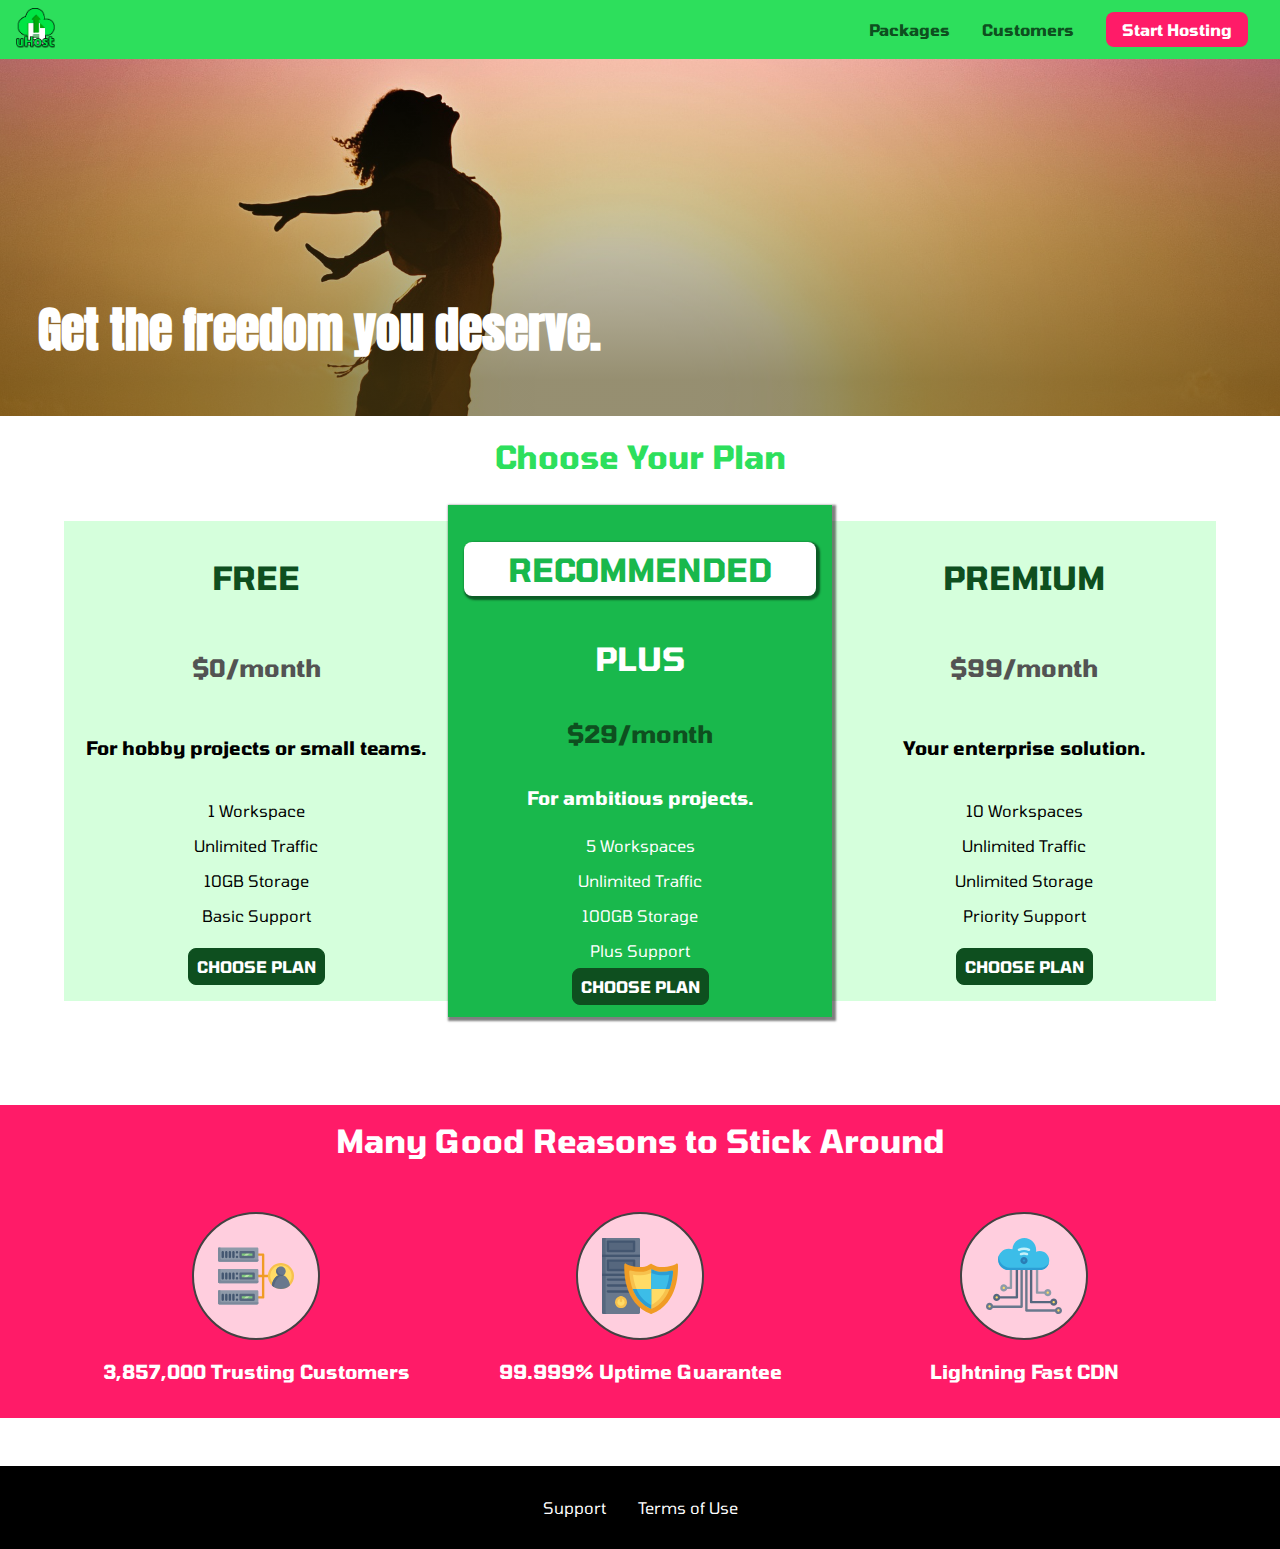
<file: index.html>
<!DOCTYPE html>
<html lang="en">

<head>
    <meta charset="UTF-8">
    <meta name="viewport" content="width=device-width, initial-scale=1.0">
    <meta http-equiv="X-UA-Compatible" content="ie=edge">
    <title>uHost</title>
    <link rel="shortcut icon" href="favicon.png">
    <link rel="stylesheet" href="basis.css">
    <link rel="stylesheet" href="main.css">
    <script src="basis.js" defer></script>
</head>

<body>
    <div class="backdrop"></div>
    <div class="modal">
        <h1 class="modal__title">Do you want to continue?</h1>
        <div class="modal__actions">
            <a href="start-hosting/index.html" class="modal__action">Yes!</a>
            <button class="modal__action modal__action--negative" type="button">No!</button>
        </div>
    </div>
    <header class="main-header">
        <div>
            <button class="toggle-button">
                <span class="toggle-button__bar"></span>
                <span class="toggle-button__bar"></span>
                <span class="toggle-button__bar"></span>
            </button>
            <a href="index.html" class="main-header__brand">
                <img src="images/uhost-icon.png" alt="uHost"></img>
            </a>
        </div>
        <nav class="main-nav">
            <ul class="main-nav__items">
                <li class="main-nav__item">
                    <a href="packages/index.html">Packages</a>
                </li>
                <li class="main-nav__item">
                    <a href="customers/index.html">Customers</a>
                </li>
                <li class="main-nav__item main-nav__item--cta">
                    <a href="start-hosting/index.html">Start Hosting</a>
                </li>
            </ul>
        </nav>
    </header>
    <nav class="mobile-nav">
        <ul class="mobile-nav__items">
            <li class="mobile-nav__item">
                <a href="packages/index.html">Packages</a>
            </li>
            <li class="mobile-nav__item">
                <a href="customers/index.html">Customers</a>
            </li>
            <li class="mobile-nav__item mobile-nav__item--cta">
                <a href="start-hosting/index.html">Start Hosting</a>
            </li>
        </ul>
    </nav>
    <main>
        <section id="product-overview">
            <h1>Get the freedom you deserve.</h1>
        </section>
        <section id="plans">
            <h1 class="section-title">Choose Your Plan</h1>
            <div class="plan__list">
                <article class="plan">
                    <h1 class="plan__title">FREE</h1>
                    <h2 class="plan__price">$0/month</h2>
                    <h3>For hobby projects or small teams.</h3>
                    <ul class="plan__features">
                        <li class="plan__feature">1 Workspace</li>
                        <li class="plan__feature">Unlimited Traffic</li>
                        <li class="plan__feature">10GB Storage</li>
                        <li class="plan__feature">Basic Support</li>
                    </ul>
                    <div>
                        <button class="button">CHOOSE PLAN</button>
                    </div>
                </article>
                <article class="plan plan--highlighted">
                    <h1 class="plan__annotation">RECOMMENDED</h1>
                    <h1 class="plan__title">PLUS</h1>
                    <h2 class="plan__price">$29/month</h2>
                    <h3>For ambitious projects.</h3>
                    <ul class="plan__features">
                        <li class="plan__feature">5 Workspaces</li>
                        <li class="plan__feature">Unlimited Traffic</li>
                        <li class="plan__feature">100GB Storage</li>
                        <li class="plan__feature">Plus Support</li>
                    </ul>
                    <div>
                        <button class="button">CHOOSE PLAN</button>
                    </div>
                </article>
                <article class="plan">
                    <h1 class="plan__title">PREMIUM</h1>
                    <h2 class="plan__price">$99/month</h2>
                    <h3>Your enterprise solution.</h3>
                    <ul class="plan__features">
                        <li class="plan__feature">10 Workspaces</li>
                        <li class="plan__feature">Unlimited Traffic</li>
                        <li class="plan__feature">Unlimited Storage</li>
                        <li class="plan__feature">Priority Support</li>
                    </ul>
                    <div>
                        <button class="button">CHOOSE PLAN</button>
                    </div>
                </article>
            </div>
        </section>
        <section id="key-features">
            <h1 class="section-title">Many Good Reasons to Stick Around</h1>
            <ul class="key-feature__list">
                <li class="key-feature">
                    <div class="key-feature__image">
                        <svg viewBox="0 0 512 512">
                            <path style="fill:#F09B24;" d="M344,248h-32V112c0-4.418-3.582-8-8-8h-40c-4.418,0-8,3.582-8,8s3.582,8,8,8h32v128h-32  c-4.418,0-8,3.582-8,8s3.582,8,8,8h32v128h-32c-4.418,0-8,3.582-8,8s3.582,8,8,8h40c4.418,0,8-3.582,8-8V264h32c4.418,0,8-3.582,8-8  S348.418,248,344,248z"
                            />
                            <path style="fill:#8E9AA9;" d="M264,64H8c-4.418,0-8,3.582-8,8v80c0,4.418,3.582,8,8,8h256c4.418,0,8-3.582,8-8V72  C272,67.582,268.418,64,264,64z"
                            />
                            <path style="fill:#7C899B;" d="M24,144c-4.418,0-8-3.582-8-8V64H8c-4.418,0-8,3.582-8,8v80c0,4.418,3.582,8,8,8h256  c4.418,0,8-3.582,8-8v-8H24z"
                            />
                            <rect x="152" y="96" style="fill:#B8E3A8;" width="88" height="32" />
                            <g>
                                <polygon style="fill:#7EC97D;" points="152,96 152,128 166,128 198,96  " />
                                <polygon style="fill:#7EC97D;" points="220,96 188,128 240,128 240,96  " />
                            </g>
                            <path style="fill:#56677E;" d="M240,136h-88c-4.418,0-8-3.582-8-8V96c0-4.418,3.582-8,8-8h88c4.418,0,8,3.582,8,8v32  C248,132.418,244.418,136,240,136z M160,120h72v-16h-72V120z"
                            />
                            <g>
                                <path style="fill:#435670;" d="M32,136c-4.418,0-8-3.582-8-8V96c0-4.418,3.582-8,8-8s8,3.582,8,8v32C40,132.418,36.418,136,32,136z   "
                                />
                                <path style="fill:#435670;" d="M56,136c-4.418,0-8-3.582-8-8V96c0-4.418,3.582-8,8-8s8,3.582,8,8v32C64,132.418,60.418,136,56,136z   "
                                />
                                <path style="fill:#435670;" d="M80,136c-4.418,0-8-3.582-8-8V96c0-4.418,3.582-8,8-8s8,3.582,8,8v32C88,132.418,84.418,136,80,136z   "
                                />
                                <path style="fill:#435670;" d="M104,136c-4.418,0-8-3.582-8-8V96c0-4.418,3.582-8,8-8s8,3.582,8,8v32   C112,132.418,108.418,136,104,136z"
                                />
                                <path style="fill:#435670;" d="M128,105c-4.418,0-8-3.582-8-8v-1c0-4.418,3.582-8,8-8s8,3.582,8,8v1   C136,101.418,132.418,105,128,105z"
                                />
                                <path style="fill:#435670;" d="M128,136c-4.418,0-8-3.582-8-8v-1c0-4.418,3.582-8,8-8s8,3.582,8,8v1   C136,132.418,132.418,136,128,136z"
                                />
                            </g>
                            <path style="fill:#8E9AA9;" d="M264,208H8c-4.418,0-8,3.582-8,8v80c0,4.418,3.582,8,8,8h256c4.418,0,8-3.582,8-8v-80  C272,211.582,268.418,208,264,208z"
                            />
                            <path style="fill:#7C899B;" d="M24,288c-4.418,0-8-3.582-8-8v-72H8c-4.418,0-8,3.582-8,8v80c0,4.418,3.582,8,8,8h256  c4.418,0,8-3.582,8-8v-8H24z"
                            />
                            <rect x="152" y="240" style="fill:#B8E3A8;" width="88" height="32" />
                            <g>
                                <polygon style="fill:#7EC97D;" points="152,240 152,272 166,272 198,240  " />
                                <polygon style="fill:#7EC97D;" points="220,240 188,272 240,272 240,240  " />
                            </g>
                            <path style="fill:#56677E;" d="M240,280h-88c-4.418,0-8-3.582-8-8v-32c0-4.418,3.582-8,8-8h88c4.418,0,8,3.582,8,8v32  C248,276.418,244.418,280,240,280z M160,264h72v-16h-72V264z"
                            />
                            <g>
                                <path style="fill:#435670;" d="M32,280c-4.418,0-8-3.582-8-8v-32c0-4.418,3.582-8,8-8s8,3.582,8,8v32C40,276.418,36.418,280,32,280   z"
                                />
                                <path style="fill:#435670;" d="M56,280c-4.418,0-8-3.582-8-8v-32c0-4.418,3.582-8,8-8s8,3.582,8,8v32C64,276.418,60.418,280,56,280   z"
                                />
                                <path style="fill:#435670;" d="M80,280c-4.418,0-8-3.582-8-8v-32c0-4.418,3.582-8,8-8s8,3.582,8,8v32C88,276.418,84.418,280,80,280   z"
                                />
                                <path style="fill:#435670;" d="M104,280c-4.418,0-8-3.582-8-8v-32c0-4.418,3.582-8,8-8s8,3.582,8,8v32   C112,276.418,108.418,280,104,280z"
                                />
                                <path style="fill:#435670;" d="M128,249c-4.418,0-8-3.582-8-8v-1c0-4.418,3.582-8,8-8s8,3.582,8,8v1   C136,245.418,132.418,249,128,249z"
                                />
                                <path style="fill:#435670;" d="M128,280c-4.418,0-8-3.582-8-8v-1c0-4.418,3.582-8,8-8s8,3.582,8,8v1   C136,276.418,132.418,280,128,280z"
                                />
                            </g>
                            <path style="fill:#8E9AA9;" d="M264,352H8c-4.418,0-8,3.582-8,8v80c0,4.418,3.582,8,8,8h256c4.418,0,8-3.582,8-8v-80  C272,355.582,268.418,352,264,352z"
                            />
                            <path style="fill:#7C899B;" d="M24,432c-4.418,0-8-3.582-8-8v-72H8c-4.418,0-8,3.582-8,8v80c0,4.418,3.582,8,8,8h256  c4.418,0,8-3.582,8-8v-8H24z"
                            />
                            <rect x="152" y="384" style="fill:#B8E3A8;" width="88" height="32" />
                            <g>
                                <polygon style="fill:#7EC97D;" points="152,384 152,416 166,416 198,384  " />
                                <polygon style="fill:#7EC97D;" points="220,384 188,416 240,416 240,384  " />
                            </g>
                            <path style="fill:#56677E;" d="M240,424h-88c-4.418,0-8-3.582-8-8v-32c0-4.418,3.582-8,8-8h88c4.418,0,8,3.582,8,8v32  C248,420.418,244.418,424,240,424z M160,408h72v-16h-72V408z"
                            />
                            <g>
                                <path style="fill:#435670;" d="M32,424c-4.418,0-8-3.582-8-8v-32c0-4.418,3.582-8,8-8s8,3.582,8,8v32C40,420.418,36.418,424,32,424   z"
                                />
                                <path style="fill:#435670;" d="M56,424c-4.418,0-8-3.582-8-8v-32c0-4.418,3.582-8,8-8s8,3.582,8,8v32C64,420.418,60.418,424,56,424   z"
                                />
                                <path style="fill:#435670;" d="M80,424c-4.418,0-8-3.582-8-8v-32c0-4.418,3.582-8,8-8s8,3.582,8,8v32C88,420.418,84.418,424,80,424   z"
                                />
                                <path style="fill:#435670;" d="M104,424c-4.418,0-8-3.582-8-8v-32c0-4.418,3.582-8,8-8s8,3.582,8,8v32   C112,420.418,108.418,424,104,424z"
                                />
                                <path style="fill:#435670;" d="M128,393c-4.418,0-8-3.582-8-8v-1c0-4.418,3.582-8,8-8s8,3.582,8,8v1   C136,389.418,132.418,393,128,393z"
                                />
                                <path style="fill:#435670;" d="M128,424c-4.418,0-8-3.582-8-8v-1c0-4.418,3.582-8,8-8s8,3.582,8,8v1   C136,420.418,132.418,424,128,424z"
                                />
                            </g>
                            <path style="fill:#F7C14D;" d="M424,168c-48.523,0-88,39.477-88,88s39.477,88,88,88s88-39.477,88-88S472.523,168,424,168z" />
                            <path style="fill:#FFDB66;" d="M424,184c-39.701,0-72,32.299-72,72s32.299,72,72,72s72-32.299,72-72S463.701,184,424,184z" />
                            <path style="fill:#69788D;" d="M484.893,314.16C476.393,274.588,451.922,248,424,248s-52.393,26.588-60.893,66.16  c-0.605,2.82,0.354,5.749,2.511,7.664C381.731,336.124,402.465,344,424,344s42.269-7.876,58.381-22.176  C484.539,319.909,485.498,316.98,484.893,314.16z"
                            />
                            <path style="fill:#56677E;" d="M434.053,249.171C430.768,248.403,427.411,248,424,248c-27.922,0-52.393,26.588-60.893,66.16  c-0.605,2.82,0.354,5.749,2.511,7.664c3.383,3.002,6.979,5.703,10.734,8.125C384.904,286.243,407.373,255.378,434.053,249.171z"
                            />
                            <path style="fill:#69788D;" d="M424,192c-17.645,0-32,14.355-32,32s14.355,32,32,32s32-14.355,32-32S441.645,192,424,192z" />
                            <path style="fill:#56677E;" d="M432,248c-17.645,0-32-14.355-32-32c0-6.783,2.128-13.076,5.742-18.258  C397.444,203.53,392,213.138,392,224c0,17.645,14.355,32,32,32c10.862,0,20.471-5.444,26.258-13.742  C445.076,245.872,438.783,248,432,248z"
                            />

                        </svg>
                    </div>
                    <p class="key-feature__description">3,857,000 Trusting Customers</p>
                </li>
                <li class="key-feature">
                    <div class="key-feature__image">
                        <svg viewBox="0 0 512 512">
                            <path style="fill:#69788D;" d="M248,0H8C3.582,0,0,3.582,0,8v496c0,4.418,3.582,8,8,8h240c4.418,0,8-3.582,8-8V8  C256,3.582,252.418,0,248,0z"
                            />
                            <path style="fill:#56677E;" d="M24,504V8c0-4.418,3.582-8,8-8H8C3.582,0,0,3.582,0,8v496c0,4.418,3.582,8,8,8h24  C27.582,512,24,508.418,24,504z"
                            />
                            <g>
                                <rect x="0" y="112" style="fill:#435670;" width="256" height="16" />
                                <rect x="0" y="240" style="fill:#435670;" width="256" height="16" />
                            </g>
                            <path style="fill:#F7C14D;" d="M128,392c-22.056,0-40,17.944-40,40s17.944,40,40,40s40-17.944,40-40S150.056,392,128,392z" />
                            <path style="fill:#FFDB66;" d="M128,408c-13.233,0-24,10.767-24,24s10.767,24,24,24s24-10.767,24-24S141.233,408,128,408z" />
                            <path style="fill:#F7C14D;" d="M128,392c-2.739,0-5.414,0.278-8,0.805V424c0,4.418,3.582,8,8,8c4.418,0,8-3.582,8-8v-31.195  C133.414,392.278,130.739,392,128,392z"
                            />
                            <g>
                                <path style="fill:#435670;" d="M216,288H40c-4.418,0-8-3.582-8-8s3.582-8,8-8h176c4.418,0,8,3.582,8,8S220.418,288,216,288z"
                                />
                                <path style="fill:#435670;" d="M216,328H40c-4.418,0-8-3.582-8-8s3.582-8,8-8h176c4.418,0,8,3.582,8,8S220.418,328,216,328z"
                                />
                                <path style="fill:#435670;" d="M216,368H40c-4.418,0-8-3.582-8-8s3.582-8,8-8h176c4.418,0,8,3.582,8,8S220.418,368,216,368z"
                                />
                                <path style="fill:#435670;" d="M216,16H40c-4.418,0-8,3.582-8,8v64c0,4.418,3.582,8,8,8h176c4.418,0,8-3.582,8-8V24   C224,19.582,220.418,16,216,16z"
                                />
                            </g>
                            <rect x="48" y="32" style="fill:#56677E;" width="160" height="48" />
                            <path style="fill:#435670;" d="M216,144H40c-4.418,0-8,3.582-8,8v64c0,4.418,3.582,8,8,8h176c4.418,0,8-3.582,8-8v-64  C224,147.582,220.418,144,216,144z"
                            />
                            <rect x="48" y="160" style="fill:#56677E;" width="160" height="48" />
                            <path style="fill:#F09B24;" d="M511.747,180.237c-0.194-6.537-8.107-10.107-13.135-5.894c-5.6,4.693-42.904,21.282-98.514,21.282  c-33.45,0-64.625-20.999-64.929-21.206c-2.9-1.991-6.764-1.85-9.512,0.346c-2.677,2.135-27.201,20.86-63.793,20.86  c-55.607,0-92.914-16.589-98.515-21.282c-5.028-4.211-12.941-0.645-13.135,5.894c-1.634,54.834,4.655,105.941,18.693,151.903  c12.096,39.604,29.759,74.047,52.497,102.373c27.538,34.304,62.743,59.882,104.66,76.045c3.069,1.918,6.757,1.921,9.83,0  c41.917-16.163,77.122-41.741,104.66-76.045c22.738-28.326,40.401-62.77,52.497-102.373  C507.092,286.179,513.381,235.071,511.747,180.237z"
                            />
                            <path style="fill:#F7C14D;" d="M476.21,221.226c-1.953-1.631-4.568-2.235-7.036-1.628c-21.686,5.327-44.926,8.028-69.075,8.028  c-25.926,0-49.633-8.975-64.955-16.504c-2.307-1.134-5.016-1.091-7.284,0.116c-14.059,7.477-36.919,16.388-65.994,16.388  c-24.153,0-47.394-2.701-69.075-8.028c-5.155-1.268-10.221,2.966-9.894,8.261c2.077,33.693,7.668,65.635,16.616,94.935  c22.774,74.565,66.139,126.334,128.888,153.868c2.032,0.891,4.397,0.891,6.43,0c61.777-27.107,104.716-78.876,127.62-153.868  c8.948-29.3,14.539-61.241,16.616-94.935C479.224,225.319,478.163,222.856,476.21,221.226z"
                            />
                            <path style="fill:#FFDB66;" d="M331.609,451.727c-52.604-25.289-89.304-70.987-109.144-135.944  c-6.532-21.39-11.162-44.336-13.82-68.447c17.133,2.852,34.952,4.291,53.22,4.291c29.394,0,53.376-7.793,69.978-15.561  c17.44,7.736,41.656,15.561,68.256,15.561c18.267,0,36.085-1.439,53.219-4.291c-2.659,24.112-7.288,47.06-13.82,68.448  C419.545,381.108,383.27,426.805,331.609,451.727z"
                            />
                            <g>
                                <path style="fill:#2C9DD4;" d="M479.066,227.858c0.157-2.539-0.903-5.002-2.856-6.633s-4.568-2.235-7.036-1.628   c-21.686,5.327-44.926,8.028-69.075,8.028c-25.926,0-49.633-8.975-64.955-16.504c-1.057-0.52-2.2-0.78-3.345-0.806l-0.072,133.351   h123.601c2.556-6.746,4.933-13.702,7.123-20.874C471.398,293.493,476.989,261.552,479.066,227.858z"
                                />
                                <path style="fill:#2C9DD4;" d="M206.658,343.667c24.153,63.42,65.028,108.108,121.743,132.995c1.031,0.452,2.147,0.673,3.263,0.666   l0.063-133.661H206.658z"
                                />
                            </g>
                            <g>
                                <path style="fill:#3CBDE8;" d="M439.497,315.783c6.532-21.389,11.161-44.336,13.82-68.448c-17.134,2.852-34.952,4.291-53.219,4.291   c-26.6,0-50.815-7.824-68.256-15.561l-0.116,107.601h97.758C433.179,334.807,436.524,325.518,439.497,315.783z"
                                />
                                <path style="fill:#3CBDE8;" d="M232.523,343.667c21.144,50.298,54.363,86.56,99.087,108.06l0.117-108.06H232.523z" />
                            </g>
                        </svg>
                    </div>
                    <p class="key-feature__description">99.999% Uptime Guarantee</p>
                </li>
                <li class="key-feature">
                    <div class="key-feature__image">
                        <svg viewBox="0 0 512 512">
                            <path style="fill:#8E9AA9;" d="M168,200c-4.418,0-8,3.582-8,8v120h-17.376c-3.302-9.311-12.194-16-22.624-16  c-13.234,0-24,10.767-24,24s10.766,24,24,24c10.429,0,19.321-6.689,22.624-16H168c4.418,0,8-3.582,8-8V208  C176,203.582,172.418,200,168,200z"
                            />
                            <path style="fill:#FFDB66;" d="M120,328c-4.411,0-8,3.589-8,8s3.589,8,8,8s8-3.589,8-8S124.411,328,120,328z" />
                            <path style="fill:#56677E;" d="M208,200c-4.418,0-8,3.582-8,8v184H94.624C91.322,382.689,82.43,376,72,376  c-13.234,0-24,10.767-24,24s10.766,24,24,24c10.429,0,19.321-6.689,22.624-16H208c4.418,0,8-3.582,8-8V208  C216,203.582,212.418,200,208,200z"
                            />
                            <path style="fill:#FFDB66;" d="M72,392c-4.411,0-8,3.589-8,8s3.589,8,8,8s8-3.589,8-8S76.411,392,72,392z" />
                            <path style="fill:#69788D;" d="M240,208c-4.418,0-8,3.582-8,8v239H47.24c-2.671-10.34-12.078-18-23.24-18c-13.234,0-24,10.767-24,24  s10.766,24,24,24c9.666,0,18.009-5.747,21.809-14H240c4.418,0,8-3.582,8-8V216C248,211.582,244.418,208,240,208z"
                            />
                            <path style="fill:#FFDB66;" d="M24,453c-4.411,0-8,3.589-8,8s3.589,8,8,8s8-3.589,8-8S28.411,453,24,453z" />
                            <path style="fill:#69788D;" d="M488,464c-10.429,0-19.321,6.689-22.624,16H280V208c0-4.418-3.582-8-8-8s-8,3.582-8,8v280  c0,4.418,3.582,8,8,8h193.376c3.302,9.311,12.194,16,22.624,16c13.234,0,24-10.767,24-24S501.234,464,488,464z"
                            />
                            <path style="fill:#FFDB66;" d="M488,480c-4.411,0-8,3.589-8,8s3.589,8,8,8s8-3.589,8-8S492.411,480,488,480z" />
                            <path style="fill:#56677E;" d="M456,408c-10.429,0-19.321,6.689-22.624,16H312V208c0-4.418-3.582-8-8-8s-8,3.582-8,8v224  c0,4.418,3.582,8,8,8h129.376c3.302,9.311,12.194,16,22.624,16c13.234,0,24-10.767,24-24S469.234,408,456,408z"
                            />
                            <path style="fill:#FFDB66;" d="M456,424c-4.411,0-8,3.589-8,8s3.589,8,8,8s8-3.589,8-8S460.411,424,456,424z" />
                            <path style="fill:#8E9AA9;" d="M416,344c-10.429,0-19.321,6.689-22.624,16H352V208c0-4.418-3.582-8-8-8s-8,3.582-8,8v160  c0,4.418,3.582,8,8,8h49.376c3.302,9.311,12.194,16,22.624,16c13.234,0,24-10.767,24-24S429.234,344,416,344z"
                            />
                            <path style="fill:#FFDB66;" d="M416,360c-4.411,0-8,3.589-8,8s3.589,8,8,8s8-3.589,8-8S420.411,360,416,360z" />
                            <path style="fill:#3CBDE8;" d="M362,88c-8.741,0-17.231,1.751-25.06,5.085C337.646,88.797,338,84.43,338,80  c0-44.112-35.888-80-80-80c-42.823,0-77.895,33.816-79.909,76.149C170.393,73.415,162.244,72,154,72c-39.701,0-72,32.299-72,72  s32.299,72,72,72h208c35.29,0,64-28.71,64-64S397.29,88,362,88z"
                            />
                            <path style="fill:#2C9DD4;" d="M368,200H160c-39.701,0-72-32.299-72-72c0-5.863,0.721-11.559,2.05-17.019  C84.918,120.88,82,132.102,82,144c0,39.701,32.299,72,72,72h208c30.389,0,55.88-21.296,62.379-49.743  C413.565,186.327,392.352,200,368,200z"
                            />
                            <path style="fill:#2A7DB5;" d="M256,128c-13.234,0-24,10.767-24,24s10.766,24,24,24c13.233,0,24-10.767,24-24S269.233,128,256,128z"
                            />
                            <path style="fill:#2C9DD4;" d="M256,144c-4.411,0-8,3.589-8,8s3.589,8,8,8c4.411,0,8-3.589,8-8S260.411,144,256,144z" />
                            <g>
                                <path style="fill:#C5F1FA;" d="M221.755,87.695c-2.994,0-5.864-1.688-7.233-4.572c-1.894-3.991-0.194-8.763,3.798-10.657   C230.157,66.849,242.834,64,256,64c13.166,0,25.844,2.849,37.68,8.466c3.992,1.895,5.692,6.666,3.798,10.657   s-6.666,5.692-10.657,3.798C277.144,82.328,266.774,80,256,80c-10.774,0-21.144,2.328-30.821,6.921   C224.072,87.446,222.904,87.695,221.755,87.695z"
                                />
                                <path style="fill:#C5F1FA;" d="M276.545,116.618c-1.148,0-2.316-0.249-3.424-0.774C267.745,113.293,261.985,112,256,112   c-5.985,0-11.745,1.293-17.121,3.844c-3.991,1.895-8.763,0.192-10.657-3.798c-1.894-3.992-0.193-8.764,3.798-10.657   C239.557,97.813,247.625,96,256,96c8.376,0,16.444,1.813,23.98,5.389c3.991,1.894,5.692,6.665,3.798,10.657   C282.41,114.93,279.539,116.618,276.545,116.618z"
                                />
                            </g>

                        </svg>
                    </div>
                    <p class="key-feature__description">Lightning Fast CDN</p>
                </li>
            </ul>
        </section>
    </main>
    <footer class="main-footer">
        <nav>
            <ul class="main-footer__links">
                <li class="main-footer__link">
                    <a href="#">Support</a>
                </li>
                <li class="main-footer__link">
                    <a href="#">Terms of Use</a>
                </li>
            </ul>
        </nav>
    </footer>
    
</body>

</html>
</file>
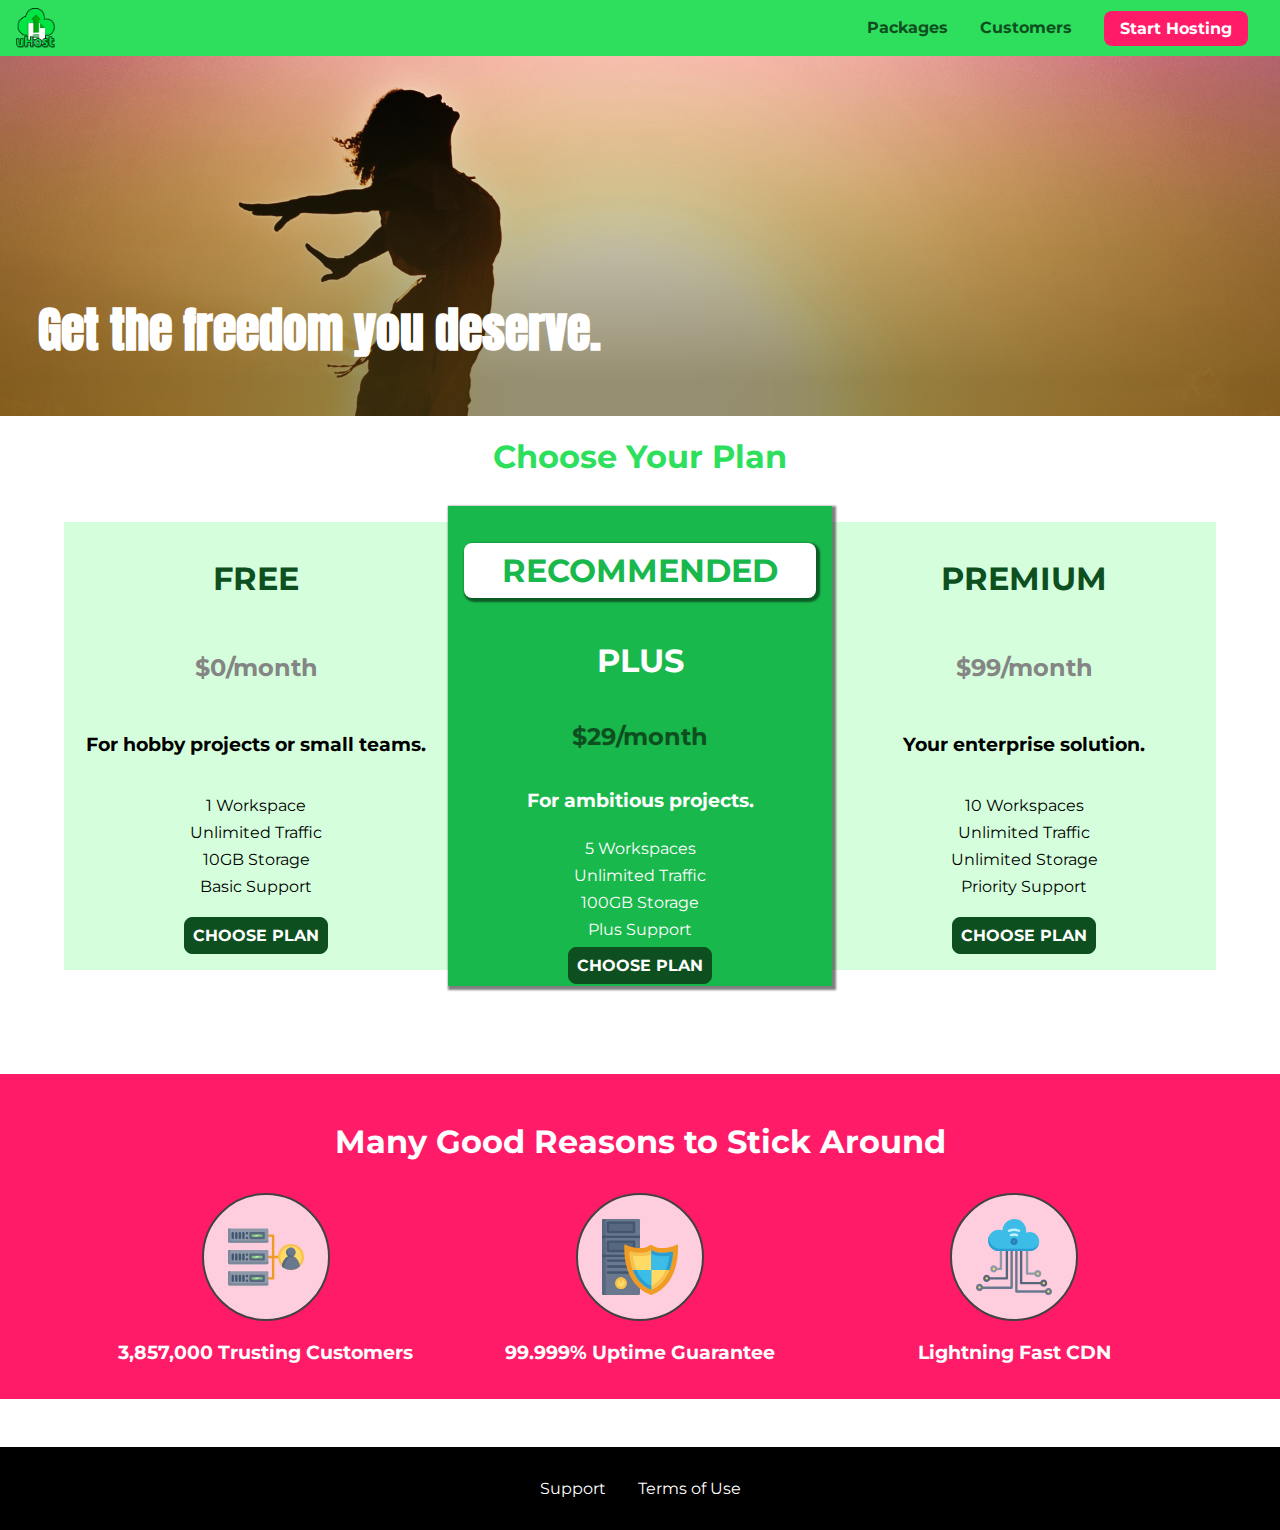
<file: CSSlearnring/index.html>
<!DOCTYPE html>
<html lang="en">

<head>
    <meta charset="UTF-8">
    <meta http-equiv="X-UA-Compatible" content="ie=edge">
    <meta name="viewport" content="width=device-width, initial-scale=1.0">
    <title>uHost</title>
    <link rel="shortcut icon" href="favicon.png">
    <link rel="stylesheet" href="shared.css">
    <link rel="stylesheet" href="main.css">
</head>

<body>
    <div class="backdrop"></div>
    <div class="modal">
        <h1 class="modal__title">Do you want to continue?</h1>
        <div class="modal__actions">
            <a href="start-hosting/index.html" class="modal__action">Yes!</a>
            <button class="modal__action modal__action--negative" type="button">No!</button>
        </div>
    </div>
    <header class="main-header">
        <div>
            <button class="toggle-button">
                <span class="toggle-button__bar"></span>
                <span class="toggle-button__bar"></span>
                <span class="toggle-button__bar"></span>
            </button>
            <a href="index.html" class="main-header__brand">
                <img src="images/uhost-icon.png" alt="uHost - Your favorite hosting company">
            </a>
        </div>
        <nav class="main-nav">
            <ul class="main-nav__items">
                <li class="main-nav__item">
                    <a href="packages/index.html">Packages</a>
                </li>
                <li class="main-nav__item">
                    <a href="customers/index.html">Customers</a>
                </li>
                <li class="main-nav__item main-nav__item--cta">
                    <a href="start-hosting/index.html">Start Hosting</a>
                </li>
            </ul>
        </nav>
    </header>
    <nav class="mobile-nav">
        <ul class="mobile-nav__items">
            <li class="mobile-nav__item">
                <a href="packages/index.html">Packages</a>
            </li>
            <li class="mobile-nav__item">
                <a href="customers/index.html">Customers</a>
            </li>
            <li class="mobile-nav__item mobile-nav__item--cta">
                <a href="start-hosting/index.html">Start Hosting</a>
            </li>
        </ul>
    </nav>
    <main>
        <section id="product-overview">
            <h1>Get the freedom you deserve.</h1>
        </section>
        <section id="plans">
            <h1 class="section-title">Choose Your Plan</h1>
            <div class="plan__list">
                <article class="plan">
                    <h1 class="plan__title">FREE</h1>
                    <h2 class="plan__price">$0/month</h2>
                    <h3>For hobby projects or small teams.</h3>
                    <ul class="plan__features">
                        <li class="plan__feature">1 Workspace</li>
                        <li class="plan__feature">Unlimited Traffic</li>
                        <li class="plan__feature">10GB Storage</li>
                        <li class="plan__feature">Basic Support</li>
                    </ul>
                    <div>
                        <button class="button">CHOOSE PLAN</button>
                    </div>
                </article>
                <article class="plan plan--highlighted">
                    <h1 class="plan__annotation">RECOMMENDED</h1>
                    <h1 class="plan__title">PLUS</h1>
                    <h2 class="plan__price">$29/month</h2>
                    <h3>For ambitious projects.</h3>
                    <ul class="plan__features">
                        <li class="plan__feature">5 Workspaces</li>
                        <li class="plan__feature">Unlimited Traffic</li>
                        <li class="plan__feature">100GB Storage</li>
                        <li class="plan__feature">Plus Support</li>
                    </ul>
                    <div>
                        <button class="button">CHOOSE PLAN</button>
                    </div>
                </article>
                <article class="plan">
                    <h1 class="plan__title">PREMIUM</h1>
                    <h2 class="plan__price">$99/month</h2>
                    <h3>Your enterprise solution.</h3>
                    <ul class="plan__features">
                        <li class="plan__feature">10 Workspaces</li>
                        <li class="plan__feature">Unlimited Traffic</li>
                        <li class="plan__feature">Unlimited Storage</li>
                        <li class="plan__feature">Priority Support</li>
                    </ul>
                    <div>
                        <button class="button">CHOOSE PLAN</button>
                    </div>
                </article>
            </div>
        </section>
        <section id="key-features">
            <h1 class="section-title">Many Good Reasons to Stick Around</h1>
            <ul class="key-feature__list">
                <li class="key-feature">
                    <div class="key-feature__image">
                        <svg viewBox="0 0 512 512">
                            <path style="fill:#F09B24;" d="M344,248h-32V112c0-4.418-3.582-8-8-8h-40c-4.418,0-8,3.582-8,8s3.582,8,8,8h32v128h-32  c-4.418,0-8,3.582-8,8s3.582,8,8,8h32v128h-32c-4.418,0-8,3.582-8,8s3.582,8,8,8h40c4.418,0,8-3.582,8-8V264h32c4.418,0,8-3.582,8-8  S348.418,248,344,248z"
                            />
                            <path style="fill:#8E9AA9;" d="M264,64H8c-4.418,0-8,3.582-8,8v80c0,4.418,3.582,8,8,8h256c4.418,0,8-3.582,8-8V72  C272,67.582,268.418,64,264,64z"
                            />
                            <path style="fill:#7C899B;" d="M24,144c-4.418,0-8-3.582-8-8V64H8c-4.418,0-8,3.582-8,8v80c0,4.418,3.582,8,8,8h256  c4.418,0,8-3.582,8-8v-8H24z"
                            />
                            <rect x="152" y="96" style="fill:#B8E3A8;" width="88" height="32" />
                            <g>
                                <polygon style="fill:#7EC97D;" points="152,96 152,128 166,128 198,96  " />
                                <polygon style="fill:#7EC97D;" points="220,96 188,128 240,128 240,96  " />
                            </g>
                            <path style="fill:#56677E;" d="M240,136h-88c-4.418,0-8-3.582-8-8V96c0-4.418,3.582-8,8-8h88c4.418,0,8,3.582,8,8v32  C248,132.418,244.418,136,240,136z M160,120h72v-16h-72V120z"
                            />
                            <g>
                                <path style="fill:#435670;" d="M32,136c-4.418,0-8-3.582-8-8V96c0-4.418,3.582-8,8-8s8,3.582,8,8v32C40,132.418,36.418,136,32,136z   "
                                />
                                <path style="fill:#435670;" d="M56,136c-4.418,0-8-3.582-8-8V96c0-4.418,3.582-8,8-8s8,3.582,8,8v32C64,132.418,60.418,136,56,136z   "
                                />
                                <path style="fill:#435670;" d="M80,136c-4.418,0-8-3.582-8-8V96c0-4.418,3.582-8,8-8s8,3.582,8,8v32C88,132.418,84.418,136,80,136z   "
                                />
                                <path style="fill:#435670;" d="M104,136c-4.418,0-8-3.582-8-8V96c0-4.418,3.582-8,8-8s8,3.582,8,8v32   C112,132.418,108.418,136,104,136z"
                                />
                                <path style="fill:#435670;" d="M128,105c-4.418,0-8-3.582-8-8v-1c0-4.418,3.582-8,8-8s8,3.582,8,8v1   C136,101.418,132.418,105,128,105z"
                                />
                                <path style="fill:#435670;" d="M128,136c-4.418,0-8-3.582-8-8v-1c0-4.418,3.582-8,8-8s8,3.582,8,8v1   C136,132.418,132.418,136,128,136z"
                                />
                            </g>
                            <path style="fill:#8E9AA9;" d="M264,208H8c-4.418,0-8,3.582-8,8v80c0,4.418,3.582,8,8,8h256c4.418,0,8-3.582,8-8v-80  C272,211.582,268.418,208,264,208z"
                            />
                            <path style="fill:#7C899B;" d="M24,288c-4.418,0-8-3.582-8-8v-72H8c-4.418,0-8,3.582-8,8v80c0,4.418,3.582,8,8,8h256  c4.418,0,8-3.582,8-8v-8H24z"
                            />
                            <rect x="152" y="240" style="fill:#B8E3A8;" width="88" height="32" />
                            <g>
                                <polygon style="fill:#7EC97D;" points="152,240 152,272 166,272 198,240  " />
                                <polygon style="fill:#7EC97D;" points="220,240 188,272 240,272 240,240  " />
                            </g>
                            <path style="fill:#56677E;" d="M240,280h-88c-4.418,0-8-3.582-8-8v-32c0-4.418,3.582-8,8-8h88c4.418,0,8,3.582,8,8v32  C248,276.418,244.418,280,240,280z M160,264h72v-16h-72V264z"
                            />
                            <g>
                                <path style="fill:#435670;" d="M32,280c-4.418,0-8-3.582-8-8v-32c0-4.418,3.582-8,8-8s8,3.582,8,8v32C40,276.418,36.418,280,32,280   z"
                                />
                                <path style="fill:#435670;" d="M56,280c-4.418,0-8-3.582-8-8v-32c0-4.418,3.582-8,8-8s8,3.582,8,8v32C64,276.418,60.418,280,56,280   z"
                                />
                                <path style="fill:#435670;" d="M80,280c-4.418,0-8-3.582-8-8v-32c0-4.418,3.582-8,8-8s8,3.582,8,8v32C88,276.418,84.418,280,80,280   z"
                                />
                                <path style="fill:#435670;" d="M104,280c-4.418,0-8-3.582-8-8v-32c0-4.418,3.582-8,8-8s8,3.582,8,8v32   C112,276.418,108.418,280,104,280z"
                                />
                                <path style="fill:#435670;" d="M128,249c-4.418,0-8-3.582-8-8v-1c0-4.418,3.582-8,8-8s8,3.582,8,8v1   C136,245.418,132.418,249,128,249z"
                                />
                                <path style="fill:#435670;" d="M128,280c-4.418,0-8-3.582-8-8v-1c0-4.418,3.582-8,8-8s8,3.582,8,8v1   C136,276.418,132.418,280,128,280z"
                                />
                            </g>
                            <path style="fill:#8E9AA9;" d="M264,352H8c-4.418,0-8,3.582-8,8v80c0,4.418,3.582,8,8,8h256c4.418,0,8-3.582,8-8v-80  C272,355.582,268.418,352,264,352z"
                            />
                            <path style="fill:#7C899B;" d="M24,432c-4.418,0-8-3.582-8-8v-72H8c-4.418,0-8,3.582-8,8v80c0,4.418,3.582,8,8,8h256  c4.418,0,8-3.582,8-8v-8H24z"
                            />
                            <rect x="152" y="384" style="fill:#B8E3A8;" width="88" height="32" />
                            <g>
                                <polygon style="fill:#7EC97D;" points="152,384 152,416 166,416 198,384  " />
                                <polygon style="fill:#7EC97D;" points="220,384 188,416 240,416 240,384  " />
                            </g>
                            <path style="fill:#56677E;" d="M240,424h-88c-4.418,0-8-3.582-8-8v-32c0-4.418,3.582-8,8-8h88c4.418,0,8,3.582,8,8v32  C248,420.418,244.418,424,240,424z M160,408h72v-16h-72V408z"
                            />
                            <g>
                                <path style="fill:#435670;" d="M32,424c-4.418,0-8-3.582-8-8v-32c0-4.418,3.582-8,8-8s8,3.582,8,8v32C40,420.418,36.418,424,32,424   z"
                                />
                                <path style="fill:#435670;" d="M56,424c-4.418,0-8-3.582-8-8v-32c0-4.418,3.582-8,8-8s8,3.582,8,8v32C64,420.418,60.418,424,56,424   z"
                                />
                                <path style="fill:#435670;" d="M80,424c-4.418,0-8-3.582-8-8v-32c0-4.418,3.582-8,8-8s8,3.582,8,8v32C88,420.418,84.418,424,80,424   z"
                                />
                                <path style="fill:#435670;" d="M104,424c-4.418,0-8-3.582-8-8v-32c0-4.418,3.582-8,8-8s8,3.582,8,8v32   C112,420.418,108.418,424,104,424z"
                                />
                                <path style="fill:#435670;" d="M128,393c-4.418,0-8-3.582-8-8v-1c0-4.418,3.582-8,8-8s8,3.582,8,8v1   C136,389.418,132.418,393,128,393z"
                                />
                                <path style="fill:#435670;" d="M128,424c-4.418,0-8-3.582-8-8v-1c0-4.418,3.582-8,8-8s8,3.582,8,8v1   C136,420.418,132.418,424,128,424z"
                                />
                            </g>
                            <path style="fill:#F7C14D;" d="M424,168c-48.523,0-88,39.477-88,88s39.477,88,88,88s88-39.477,88-88S472.523,168,424,168z" />
                            <path style="fill:#FFDB66;" d="M424,184c-39.701,0-72,32.299-72,72s32.299,72,72,72s72-32.299,72-72S463.701,184,424,184z" />
                            <path style="fill:#69788D;" d="M484.893,314.16C476.393,274.588,451.922,248,424,248s-52.393,26.588-60.893,66.16  c-0.605,2.82,0.354,5.749,2.511,7.664C381.731,336.124,402.465,344,424,344s42.269-7.876,58.381-22.176  C484.539,319.909,485.498,316.98,484.893,314.16z"
                            />
                            <path style="fill:#56677E;" d="M434.053,249.171C430.768,248.403,427.411,248,424,248c-27.922,0-52.393,26.588-60.893,66.16  c-0.605,2.82,0.354,5.749,2.511,7.664c3.383,3.002,6.979,5.703,10.734,8.125C384.904,286.243,407.373,255.378,434.053,249.171z"
                            />
                            <path style="fill:#69788D;" d="M424,192c-17.645,0-32,14.355-32,32s14.355,32,32,32s32-14.355,32-32S441.645,192,424,192z" />
                            <path style="fill:#56677E;" d="M432,248c-17.645,0-32-14.355-32-32c0-6.783,2.128-13.076,5.742-18.258  C397.444,203.53,392,213.138,392,224c0,17.645,14.355,32,32,32c10.862,0,20.471-5.444,26.258-13.742  C445.076,245.872,438.783,248,432,248z"
                            />

                        </svg>
                    </div>
                    <p class="key-feature__description">3,857,000 Trusting Customers</p>
                </li>
                <li class="key-feature">
                    <div class="key-feature__image">
                        <svg viewBox="0 0 512 512">
                            <path style="fill:#69788D;" d="M248,0H8C3.582,0,0,3.582,0,8v496c0,4.418,3.582,8,8,8h240c4.418,0,8-3.582,8-8V8  C256,3.582,252.418,0,248,0z"
                            />
                            <path style="fill:#56677E;" d="M24,504V8c0-4.418,3.582-8,8-8H8C3.582,0,0,3.582,0,8v496c0,4.418,3.582,8,8,8h24  C27.582,512,24,508.418,24,504z"
                            />
                            <g>
                                <rect x="0" y="112" style="fill:#435670;" width="256" height="16" />
                                <rect x="0" y="240" style="fill:#435670;" width="256" height="16" />
                            </g>
                            <path style="fill:#F7C14D;" d="M128,392c-22.056,0-40,17.944-40,40s17.944,40,40,40s40-17.944,40-40S150.056,392,128,392z" />
                            <path style="fill:#FFDB66;" d="M128,408c-13.233,0-24,10.767-24,24s10.767,24,24,24s24-10.767,24-24S141.233,408,128,408z" />
                            <path style="fill:#F7C14D;" d="M128,392c-2.739,0-5.414,0.278-8,0.805V424c0,4.418,3.582,8,8,8c4.418,0,8-3.582,8-8v-31.195  C133.414,392.278,130.739,392,128,392z"
                            />
                            <g>
                                <path style="fill:#435670;" d="M216,288H40c-4.418,0-8-3.582-8-8s3.582-8,8-8h176c4.418,0,8,3.582,8,8S220.418,288,216,288z"
                                />
                                <path style="fill:#435670;" d="M216,328H40c-4.418,0-8-3.582-8-8s3.582-8,8-8h176c4.418,0,8,3.582,8,8S220.418,328,216,328z"
                                />
                                <path style="fill:#435670;" d="M216,368H40c-4.418,0-8-3.582-8-8s3.582-8,8-8h176c4.418,0,8,3.582,8,8S220.418,368,216,368z"
                                />
                                <path style="fill:#435670;" d="M216,16H40c-4.418,0-8,3.582-8,8v64c0,4.418,3.582,8,8,8h176c4.418,0,8-3.582,8-8V24   C224,19.582,220.418,16,216,16z"
                                />
                            </g>
                            <rect x="48" y="32" style="fill:#56677E;" width="160" height="48" />
                            <path style="fill:#435670;" d="M216,144H40c-4.418,0-8,3.582-8,8v64c0,4.418,3.582,8,8,8h176c4.418,0,8-3.582,8-8v-64  C224,147.582,220.418,144,216,144z"
                            />
                            <rect x="48" y="160" style="fill:#56677E;" width="160" height="48" />
                            <path style="fill:#F09B24;" d="M511.747,180.237c-0.194-6.537-8.107-10.107-13.135-5.894c-5.6,4.693-42.904,21.282-98.514,21.282  c-33.45,0-64.625-20.999-64.929-21.206c-2.9-1.991-6.764-1.85-9.512,0.346c-2.677,2.135-27.201,20.86-63.793,20.86  c-55.607,0-92.914-16.589-98.515-21.282c-5.028-4.211-12.941-0.645-13.135,5.894c-1.634,54.834,4.655,105.941,18.693,151.903  c12.096,39.604,29.759,74.047,52.497,102.373c27.538,34.304,62.743,59.882,104.66,76.045c3.069,1.918,6.757,1.921,9.83,0  c41.917-16.163,77.122-41.741,104.66-76.045c22.738-28.326,40.401-62.77,52.497-102.373  C507.092,286.179,513.381,235.071,511.747,180.237z"
                            />
                            <path style="fill:#F7C14D;" d="M476.21,221.226c-1.953-1.631-4.568-2.235-7.036-1.628c-21.686,5.327-44.926,8.028-69.075,8.028  c-25.926,0-49.633-8.975-64.955-16.504c-2.307-1.134-5.016-1.091-7.284,0.116c-14.059,7.477-36.919,16.388-65.994,16.388  c-24.153,0-47.394-2.701-69.075-8.028c-5.155-1.268-10.221,2.966-9.894,8.261c2.077,33.693,7.668,65.635,16.616,94.935  c22.774,74.565,66.139,126.334,128.888,153.868c2.032,0.891,4.397,0.891,6.43,0c61.777-27.107,104.716-78.876,127.62-153.868  c8.948-29.3,14.539-61.241,16.616-94.935C479.224,225.319,478.163,222.856,476.21,221.226z"
                            />
                            <path style="fill:#FFDB66;" d="M331.609,451.727c-52.604-25.289-89.304-70.987-109.144-135.944  c-6.532-21.39-11.162-44.336-13.82-68.447c17.133,2.852,34.952,4.291,53.22,4.291c29.394,0,53.376-7.793,69.978-15.561  c17.44,7.736,41.656,15.561,68.256,15.561c18.267,0,36.085-1.439,53.219-4.291c-2.659,24.112-7.288,47.06-13.82,68.448  C419.545,381.108,383.27,426.805,331.609,451.727z"
                            />
                            <g>
                                <path style="fill:#2C9DD4;" d="M479.066,227.858c0.157-2.539-0.903-5.002-2.856-6.633s-4.568-2.235-7.036-1.628   c-21.686,5.327-44.926,8.028-69.075,8.028c-25.926,0-49.633-8.975-64.955-16.504c-1.057-0.52-2.2-0.78-3.345-0.806l-0.072,133.351   h123.601c2.556-6.746,4.933-13.702,7.123-20.874C471.398,293.493,476.989,261.552,479.066,227.858z"
                                />
                                <path style="fill:#2C9DD4;" d="M206.658,343.667c24.153,63.42,65.028,108.108,121.743,132.995c1.031,0.452,2.147,0.673,3.263,0.666   l0.063-133.661H206.658z"
                                />
                            </g>
                            <g>
                                <path style="fill:#3CBDE8;" d="M439.497,315.783c6.532-21.389,11.161-44.336,13.82-68.448c-17.134,2.852-34.952,4.291-53.219,4.291   c-26.6,0-50.815-7.824-68.256-15.561l-0.116,107.601h97.758C433.179,334.807,436.524,325.518,439.497,315.783z"
                                />
                                <path style="fill:#3CBDE8;" d="M232.523,343.667c21.144,50.298,54.363,86.56,99.087,108.06l0.117-108.06H232.523z" />
                            </g>
                        </svg>
                    </div>
                    <p class="key-feature__description">99.999% Uptime Guarantee</p>
                </li>
                <li class="key-feature">
                    <div class="key-feature__image">
                        <svg viewBox="0 0 512 512">
                            <path style="fill:#8E9AA9;" d="M168,200c-4.418,0-8,3.582-8,8v120h-17.376c-3.302-9.311-12.194-16-22.624-16  c-13.234,0-24,10.767-24,24s10.766,24,24,24c10.429,0,19.321-6.689,22.624-16H168c4.418,0,8-3.582,8-8V208  C176,203.582,172.418,200,168,200z"
                            />
                            <path style="fill:#FFDB66;" d="M120,328c-4.411,0-8,3.589-8,8s3.589,8,8,8s8-3.589,8-8S124.411,328,120,328z" />
                            <path style="fill:#56677E;" d="M208,200c-4.418,0-8,3.582-8,8v184H94.624C91.322,382.689,82.43,376,72,376  c-13.234,0-24,10.767-24,24s10.766,24,24,24c10.429,0,19.321-6.689,22.624-16H208c4.418,0,8-3.582,8-8V208  C216,203.582,212.418,200,208,200z"
                            />
                            <path style="fill:#FFDB66;" d="M72,392c-4.411,0-8,3.589-8,8s3.589,8,8,8s8-3.589,8-8S76.411,392,72,392z" />
                            <path style="fill:#69788D;" d="M240,208c-4.418,0-8,3.582-8,8v239H47.24c-2.671-10.34-12.078-18-23.24-18c-13.234,0-24,10.767-24,24  s10.766,24,24,24c9.666,0,18.009-5.747,21.809-14H240c4.418,0,8-3.582,8-8V216C248,211.582,244.418,208,240,208z"
                            />
                            <path style="fill:#FFDB66;" d="M24,453c-4.411,0-8,3.589-8,8s3.589,8,8,8s8-3.589,8-8S28.411,453,24,453z" />
                            <path style="fill:#69788D;" d="M488,464c-10.429,0-19.321,6.689-22.624,16H280V208c0-4.418-3.582-8-8-8s-8,3.582-8,8v280  c0,4.418,3.582,8,8,8h193.376c3.302,9.311,12.194,16,22.624,16c13.234,0,24-10.767,24-24S501.234,464,488,464z"
                            />
                            <path style="fill:#FFDB66;" d="M488,480c-4.411,0-8,3.589-8,8s3.589,8,8,8s8-3.589,8-8S492.411,480,488,480z" />
                            <path style="fill:#56677E;" d="M456,408c-10.429,0-19.321,6.689-22.624,16H312V208c0-4.418-3.582-8-8-8s-8,3.582-8,8v224  c0,4.418,3.582,8,8,8h129.376c3.302,9.311,12.194,16,22.624,16c13.234,0,24-10.767,24-24S469.234,408,456,408z"
                            />
                            <path style="fill:#FFDB66;" d="M456,424c-4.411,0-8,3.589-8,8s3.589,8,8,8s8-3.589,8-8S460.411,424,456,424z" />
                            <path style="fill:#8E9AA9;" d="M416,344c-10.429,0-19.321,6.689-22.624,16H352V208c0-4.418-3.582-8-8-8s-8,3.582-8,8v160  c0,4.418,3.582,8,8,8h49.376c3.302,9.311,12.194,16,22.624,16c13.234,0,24-10.767,24-24S429.234,344,416,344z"
                            />
                            <path style="fill:#FFDB66;" d="M416,360c-4.411,0-8,3.589-8,8s3.589,8,8,8s8-3.589,8-8S420.411,360,416,360z" />
                            <path style="fill:#3CBDE8;" d="M362,88c-8.741,0-17.231,1.751-25.06,5.085C337.646,88.797,338,84.43,338,80  c0-44.112-35.888-80-80-80c-42.823,0-77.895,33.816-79.909,76.149C170.393,73.415,162.244,72,154,72c-39.701,0-72,32.299-72,72  s32.299,72,72,72h208c35.29,0,64-28.71,64-64S397.29,88,362,88z"
                            />
                            <path style="fill:#2C9DD4;" d="M368,200H160c-39.701,0-72-32.299-72-72c0-5.863,0.721-11.559,2.05-17.019  C84.918,120.88,82,132.102,82,144c0,39.701,32.299,72,72,72h208c30.389,0,55.88-21.296,62.379-49.743  C413.565,186.327,392.352,200,368,200z"
                            />
                            <path style="fill:#2A7DB5;" d="M256,128c-13.234,0-24,10.767-24,24s10.766,24,24,24c13.233,0,24-10.767,24-24S269.233,128,256,128z"
                            />
                            <path style="fill:#2C9DD4;" d="M256,144c-4.411,0-8,3.589-8,8s3.589,8,8,8c4.411,0,8-3.589,8-8S260.411,144,256,144z" />
                            <g>
                                <path style="fill:#C5F1FA;" d="M221.755,87.695c-2.994,0-5.864-1.688-7.233-4.572c-1.894-3.991-0.194-8.763,3.798-10.657   C230.157,66.849,242.834,64,256,64c13.166,0,25.844,2.849,37.68,8.466c3.992,1.895,5.692,6.666,3.798,10.657   s-6.666,5.692-10.657,3.798C277.144,82.328,266.774,80,256,80c-10.774,0-21.144,2.328-30.821,6.921   C224.072,87.446,222.904,87.695,221.755,87.695z"
                                />
                                <path style="fill:#C5F1FA;" d="M276.545,116.618c-1.148,0-2.316-0.249-3.424-0.774C267.745,113.293,261.985,112,256,112   c-5.985,0-11.745,1.293-17.121,3.844c-3.991,1.895-8.763,0.192-10.657-3.798c-1.894-3.992-0.193-8.764,3.798-10.657   C239.557,97.813,247.625,96,256,96c8.376,0,16.444,1.813,23.98,5.389c3.991,1.894,5.692,6.665,3.798,10.657   C282.41,114.93,279.539,116.618,276.545,116.618z"
                                />
                            </g>

                        </svg>
                    </div>
                    <p class="key-feature__description">Lightning Fast CDN</p>
                </li>
            </ul>
        </section>
    </main>
    <footer class="main-footer">
        <nav>
            <ul class="main-footer__links">
                <li class="main-footer__link">
                    <a href="#">Support</a>
                </li>
                <li class="main-footer__link">
                    <a href="#">Terms of Use</a>
                </li>
            </ul>
        </nav>
    </footer>
    <script src="shared.js"></script>
</body>

</html>
</file>
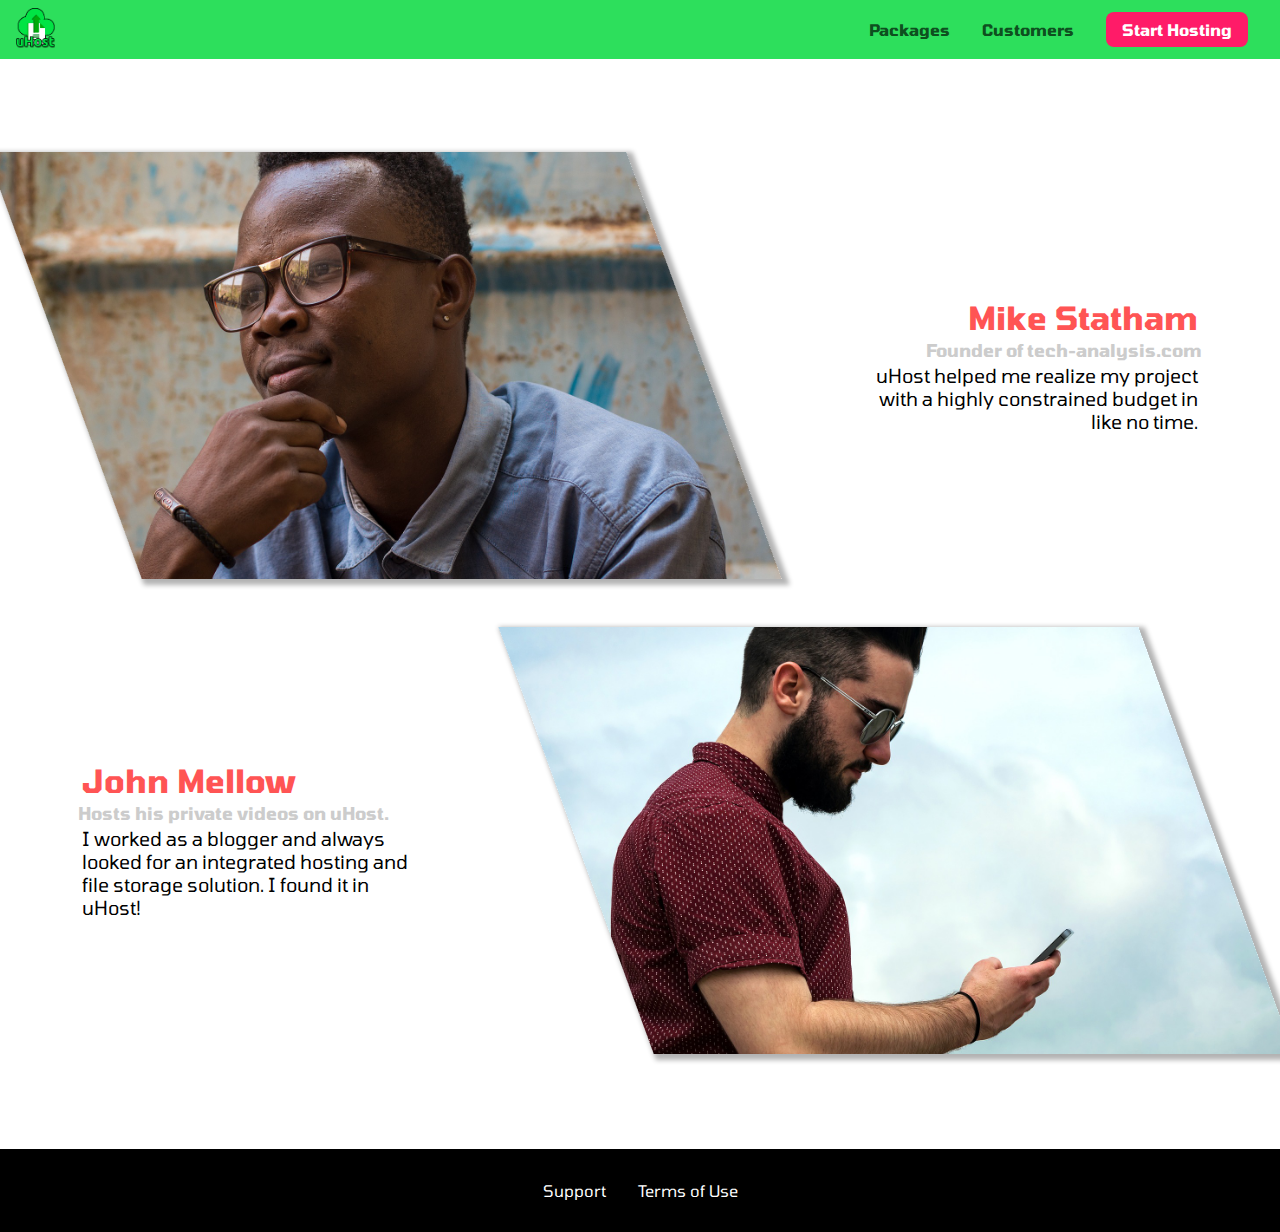
<file: customers/index.html>
<!DOCTYPE html>
<html lang="en">

<head>
    <meta charset="UTF-8">
    <meta name="viewport" content="width=device-width, initial-scale=1.0">
    <meta http-equiv="X-UA-Compatible" content="ie=edge">
    <title>uHost Customers</title>
    <link rel="shortcut icon" href="../favicon.png">
    <link rel="stylesheet" href="../basis.css">
    <link rel="stylesheet" href="customers.css">
    <script src="../basis.js" defer></script>
</head>

<body>
    <div class="backdrop"></div>
    <header class="main-header">
      <div>
        <button class="toggle-button">
            <span class="toggle-button__bar"></span>
            <span class="toggle-button__bar"></span>
            <span class="toggle-button__bar"></span>
        </button>
          <a href="../index.html" class="main-header__brand">
              <img src="../images/uhost-icon.png" alt="uHost"></img>
          </a>
      </div>
      <nav class="main-nav">
          <ul class="main-nav__items">
              <li class="main-nav__item">
                  <a href="../packages/index.html">Packages</a>
              </li>
              <li class="main-nav__item">
                  <a href="index.html">Customers</a>
              </li>
              <li class="main-nav__item main-nav__item--cta">
                  <a href="../start-hosting/index.html">Start Hosting</a>
              </li>
          </ul>
      </nav>
    </header>
    <nav class="mobile-nav">
        <ul class="mobile-nav__items">
            <li class="mobile-nav__item">
                <a href="../packages/index.html">Packages</a>
            </li>
            <li class="mobile-nav__item">
                <a href="index.html">Customers</a>
            </li>
            <li class="mobile-nav__item mobile-nav__item--cta">
                <a href="../start-hosting/index.html">Start Hosting</a>
            </li>
        </ul>
    </nav>
    <main>
        <div>
            <div class="testimonial" id="customer-1">
                <div class="testimonial__image-container">
                    <img src="../images/customer-1.jpg" alt="Mike Statham - Customer" class="testimonial__image">
                </div>
                <div class="testimonial__info">
                    <h1 class="testimonial__name">Mike Statham</h1>
                    <h2 class="testimonial__subtitle">Founder of
                        <a href="tech-analysis.com">tech-analysis.com</a>
                    </h2>
                    <p class="testimonial__text">uHost helped me realize my project with a highly constrained budget in like no time.</p>
                </div>
            </div>
            <div class="testimonial" id="customer-2">

                <div class="testimonial__info">
                    <h1 class="testimonial__name">John Mellow</h1>
                    <h2 class="testimonial__subtitle">Hosts his private videos on uHost.
                    </h2>
                    <p class="testimonial__text">I worked as a blogger and always looked for an integrated hosting and file storage solution. I found
                        it in uHost!
                    </p>
                </div>
                <div class="testimonial__image-container">
                    <img src="../images/customer-2.jpg" alt="John Mellow - Customer" class="testimonial__image">
                </div>
            </div>
        </div>
    </main>
    <footer class="main-footer">
        <nav>
          <ul class="main-footer__links">
            <li class="main-footer__link">
                <a href="#">Support</a>
            </li>
            <li class="main-footer__link">
                <a href="#">Terms of Use</a>
            </li>
          </ul>
        </nav>
    </footer>
</body>

</html>
</file>
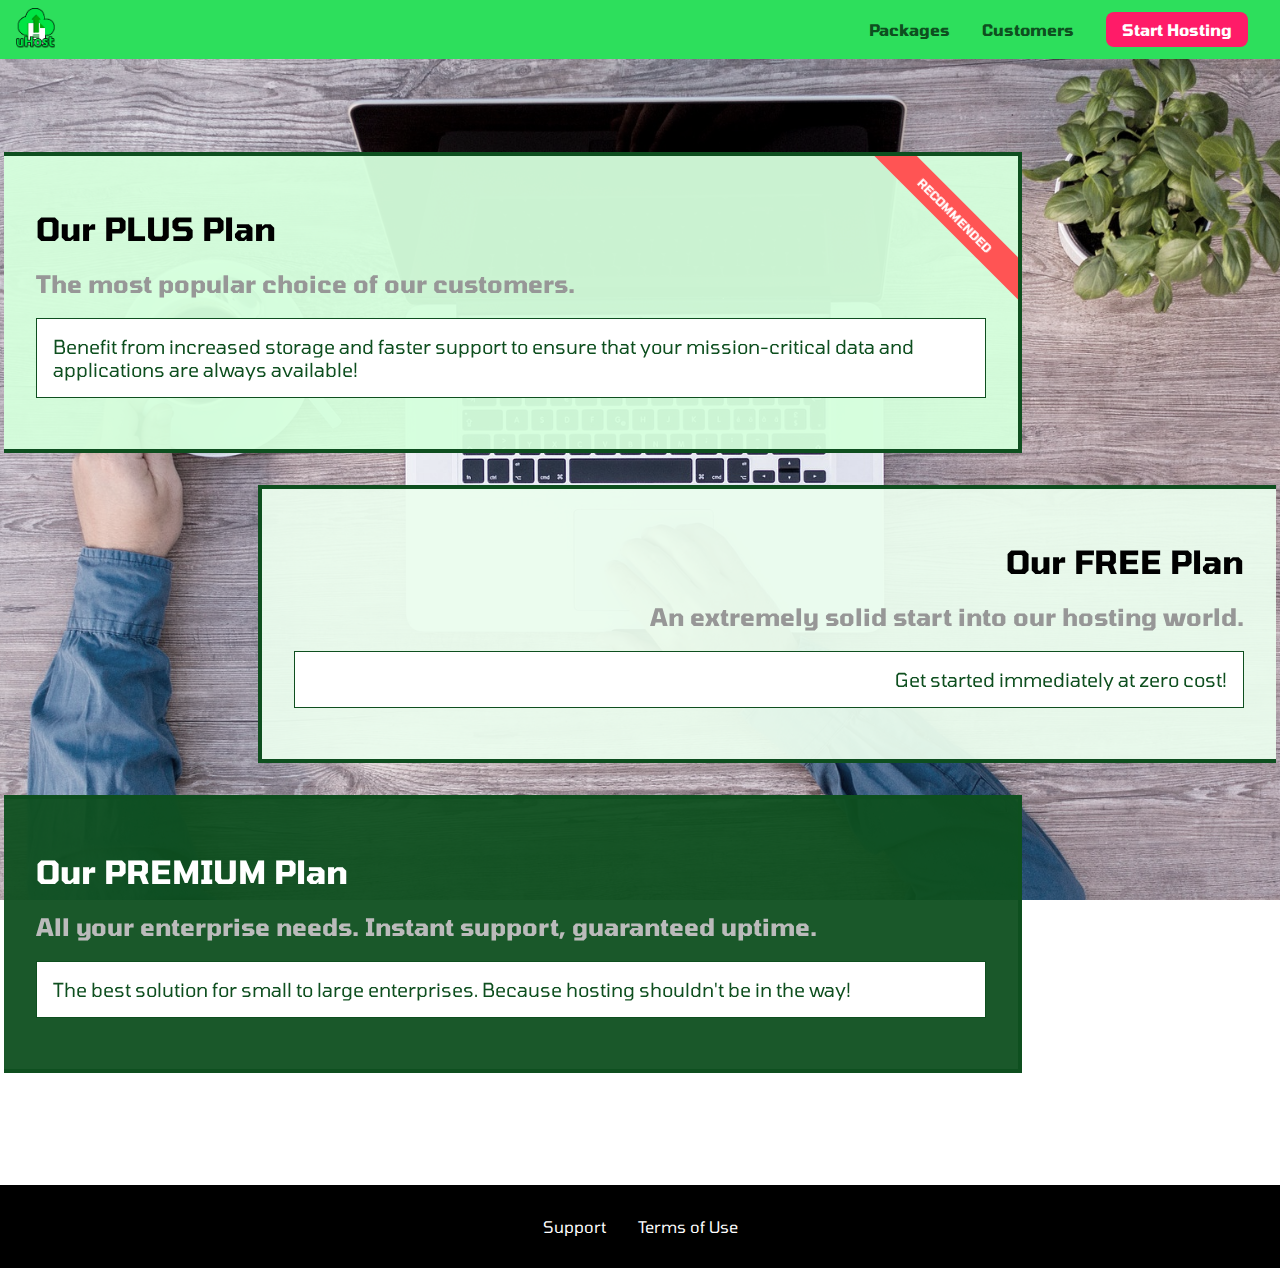
<file: packages/index.html>
<!DOCTYPE html>
<html lang="en">

<head>
    <meta charset="UTF-8">
    <meta name="viewport" content="width=device-width, initial-scale=1.0">
    <meta http-equiv="X-UA-Compatible" content="ie=edge">
    <title>uHost</title>
    <link rel="shortcut icon" href="../favicon.png">
    <link rel="stylesheet" href="../basis.css">
    <link rel="stylesheet" href="packages.css">
    <script src="../basis.js" defer></script>
</head>

<body>
    <div class="backdrop"></div>
    <div class="background"></div>
    <header class="main-header">
        <div>
            <button class="toggle-button">
                <span class="toggle-button__bar"></span>
                <span class="toggle-button__bar"></span>
                <span class="toggle-button__bar"></span>
            </button>
            <a href="../index.html" class="main-header__brand">
                <img src="../images/uhost-icon.png" alt="uHost"></img>
            </a>
        </div>
        
        <nav class="main-nav">
            <ul class="main-nav__items">
                <li class="main-nav__item">
                    <a href="index.html">Packages</a>
                </li>
                <li class="main-nav__item">
                    <a href="../customers/index.html">Customers</a>
                </li>
                <li class="main-nav__item main-nav__item--cta">
                    <a href="../start-hosting/index.html">Start Hosting</a>
                </li>
            </ul>
        </nav>
    </header>
    <nav class="mobile-nav">
        <ul class="mobile-nav__items">
            <li class="mobile-nav__item">
                <a href="index.html">Packages</a>
            </li>
            <li class="mobile-nav__item">
                <a href="../customers/index.html">Customers</a>
            </li>
            <li class="mobile-nav__item mobile-nav__item--cta">
                <a href="../start-hosting/index.html">Start Hosting</a>
            </li>
        </ul>
    </nav>
    <main>
        <section class="packages" id="plus">
            <a href="#">
                <h1 class="packages__title">Our PLUS Plan</h1>
                <h2 class="packages__badge">RECOMMENDED<h2>
                <h2 class="packages__subtitle">The most popular choice of our customers.</h2>
                <p class="packages__info">Benefit from increased storage and faster support to ensure that your mission-critical data and applications
                    are always available!</p>
            </a>
        </section>
        <section class="packages" id="free">
            <a href="#">
                <h1 class="packages__title">Our FREE Plan</h1>
                <h2 class="packages__subtitle">An extremely solid start into our hosting world.</h2>
                <p class="packages__info">Get started immediately at zero cost!</p>
            </a>
        </section>
        <div class="clear-float"></div>
        <section class="packages" id="premium">
            <a href="#">
                <h1 class="packages__title">Our PREMIUM Plan</h1>
                <h2 class="packages__subtitle">All your enterprise needs. Instant support, guaranteed uptime. </h2>
                <p class="packages__info">The best solution for small to large enterprises. Because hosting shouldn't be in the way!</p>
            </a>
        </section>
    </main>
    <footer class="main-footer">
        <nav>
            <ul class="main-footer__links">
                <li class="main-footer__link">
                    <a href="#">Support</a>
                </li>
                <li class="main-footer__link">
                    <a href="#">Terms of Use</a>
                </li>
            </ul>
        </nav>
    </footer>
</body>

</html>
</file>
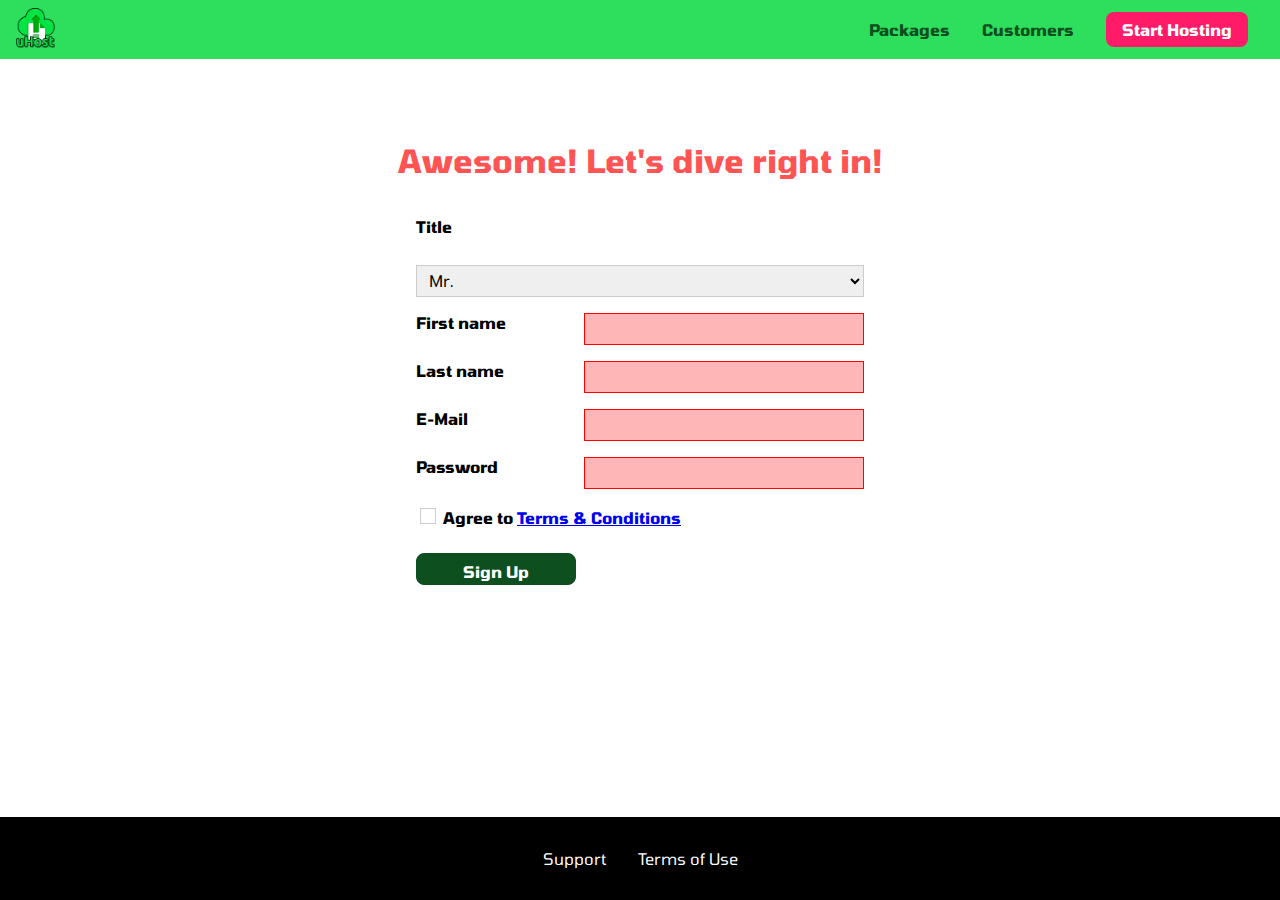
<file: start-hosting/index.html>
<!DOCTYPE html>
<html lang="en">

<head>
    <meta charset="UTF-8">
    <meta name="viewport" content="width=device-width, initial-scale=1.0">
    <meta http-equiv="X-UA-Compatible" content="ie=edge">
    <title>uHost Signup</title>
    <link rel="shortcut icon" href="../favicon.png">
    <link rel="stylesheet" href="../basis.css">
    <link rel="stylesheet" href="start-hosting.css">
    <script src="../basis.js" defer></script>
</head>

<body>
    <div class="backdrop"></div>
    <header class="main-header">
        <div>
            <button class="toggle-button">
                <span class="toggle-button__bar"></span>
                <span class="toggle-button__bar"></span>
                <span class="toggle-button__bar"></span>
            </button>
            <a href="../index.html" class="main-header__brand">
                <img src="../images/uhost-icon.png" alt="uHost - Your favorite hosting company">
            </a>
        </div>
        <nav class="main-nav">
            <ul class="main-nav__items">
                <li class="main-nav__item">
                    <a href="../packages/index.html">Packages</a>
                </li>
                <li class="main-nav__item">
                    <a href="../customers/index.html">Customers</a>
                </li>
                <li class="main-nav__item main-nav__item--cta">
                    <a href="index.html">Start Hosting</a>
                </li>
            </ul>
        </nav>
    </header>
    <nav class="mobile-nav">
        <ul class="mobile-nav__items">
            <li class="mobile-nav__item">
                <a href="../packages/index.html">Packages</a>
            </li>
            <li class="mobile-nav__item">
                <a href="../customers/index.html">Customers</a>
            </li>
            <li class="mobile-nav__item mobile-nav__item--cta">
                <a href="index.html">Start Hosting</a>
            </li>
        </ul>
    </nav>
    <main class="signup-page">
        <h1 class="signup-title">Awesome! Let's dive right in!</h1>
        <form action="index.html" class="signup-form">
            <label for="title">Title</label>
            <select id="title">
                <option value="mr">Mr.</option>
                <option value="ms">Ms.</option>
            </select>
            <label for="first-name">First name</label>
            <input type="text" id="first-name" required>
            <label for="last-name">Last name</label>
            <input type="text" id="last-name" required>
            <label for="email">E-Mail</label>
            <input type="email" id="email" required>
            <label for="password">Password</label>
            <input type="password" id="password" required>
            <div class="signup-form__checkbox">
                <input type="checkbox" id="agree-terms">
                <label for="agree-terms">Agree to
                    <a href="#">Terms &amp; Conditions</a>
                </label>
            </div>
            <button type="submit" class="button" >Sign Up</button>
        </form>
    </main>
    <footer class="main-footer">
        <nav>
          <ul class="main-footer__links">
            <li class="main-footer__link">
              <a href="#">Support</a>
            </li>
            <li class="main-footer__link">
              <a href="#">Terms of Use</a>
            </li>
          </ul>
        </nav>
    </footer>
</body>

</html>
</file>
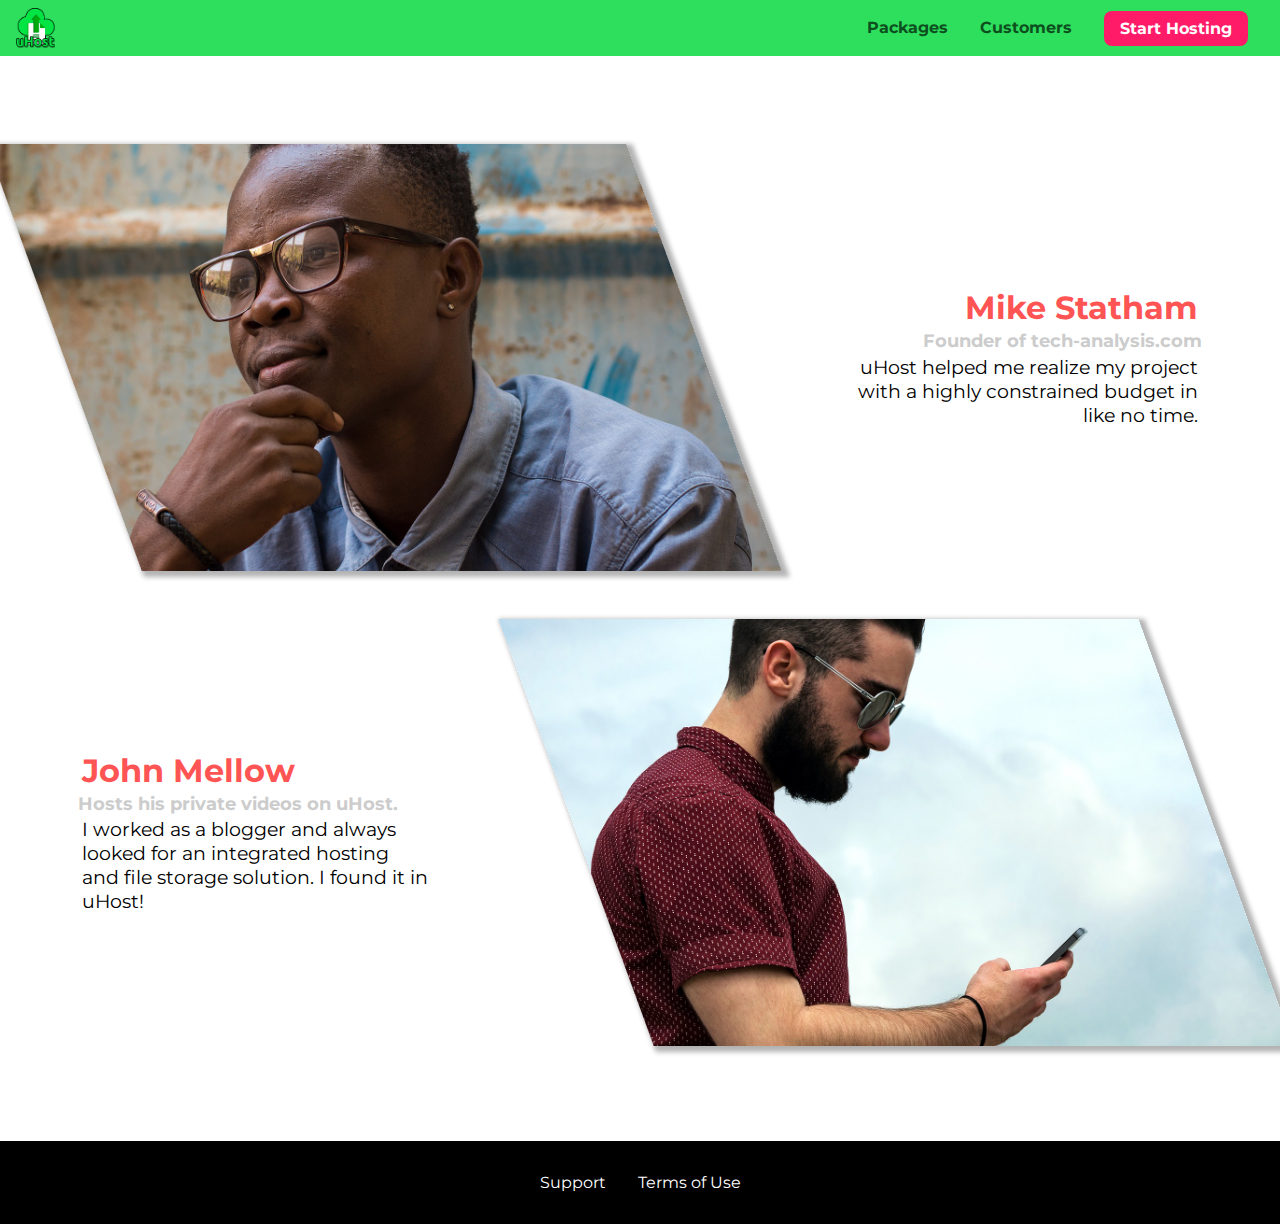
<file: CSSlearnring/customers/index.html>
<!DOCTYPE html>
<html lang="en">

<head>
    <meta charset="UTF-8">
    <meta name="viewport" content="width=device-width, initial-scale=1.0">
    <meta http-equiv="X-UA-Compatible" content="ie=edge">
    <title>uHost Customers</title>
    <link rel="shortcut icon" href="../favicon.png">
    <link rel="stylesheet" href="../shared.css">
    <link rel="stylesheet" href="customers.css">
</head>

<body>
    <div class="backdrop"></div>
    <header class="main-header">
        <div>
            <button class="toggle-button">
                <span class="toggle-button__bar"></span>
                <span class="toggle-button__bar"></span>
                <span class="toggle-button__bar"></span>
            </button>
            <a href="../index.html" class="main-header__brand">
                <img src="../images/uhost-icon.png" alt="uHost - Your favorite hosting company">
            </a>
        </div>
        <nav class="main-nav">
            <ul class="main-nav__items">
                <li class="main-nav__item">
                    <a href="../packages/index.html">Packages</a>
                </li>
                <li class="main-nav__item">
                    <a href="index.html">Customers</a>
                </li>
                <li class="main-nav__item main-nav__item--cta">
                    <a href="../start-hosting/index.html">Start Hosting</a>
                </li>
            </ul>
        </nav>
    </header>
    <nav class="mobile-nav">
        <ul class="mobile-nav__items">
            <li class="mobile-nav__item">
                <a href="../packages/index.html">Packages</a>
            </li>
            <li class="mobile-nav__item">
                <a href="index.html">Customers</a>
            </li>
            <li class="mobile-nav__item mobile-nav__item--cta">
                <a href="../start-hosting/index.html">Start Hosting</a>
            </li>
        </ul>
    </nav>
    <main>
        <div>
            <div class="testimonial" id="customer-1">
                <div class="testimonial__image-container">
                    <img src="../images/customer-1.jpg" alt="Mike Statham - Customer" class="testimonial__image">
                </div>
                <div class="testimonial__info">
                    <h1 class="testimonial__name">Mike Statham</h1>
                    <h2 class="testimonial__subtitle">Founder of
                        <a href="tech-analysis.com">tech-analysis.com</a>
                    </h2>
                    <p class="testimonial__text">uHost helped me realize my project with a highly constrained budget in like no time.</p>
                </div>
            </div>
            <div class="testimonial" id="customer-2">

                <div class="testimonial__info">
                    <h1 class="testimonial__name">John Mellow</h1>
                    <h2 class="testimonial__subtitle">Hosts his private videos on uHost.
                    </h2>
                    <p class="testimonial__text">I worked as a blogger and always looked for an integrated hosting and file storage solution. I found
                        it in uHost!
                    </p>
                </div>
                <div class="testimonial__image-container">
                    <img src="../images/customer-2.jpg" alt="John Mellow - Customer" class="testimonial__image">
                </div>
            </div>
        </div>
    </main>
    <footer class="main-footer">
        <nav>
            <ul class="main-footer__links">
                <li class="main-footer__link">
                    <a href="#">Support</a>
                </li>
                <li class="main-footer__link">
                    <a href="#">Terms of Use</a>
                </li>
            </ul>
        </nav>
    </footer>
    <script src="../shared.js"></script>
</body>

</html>
</file>
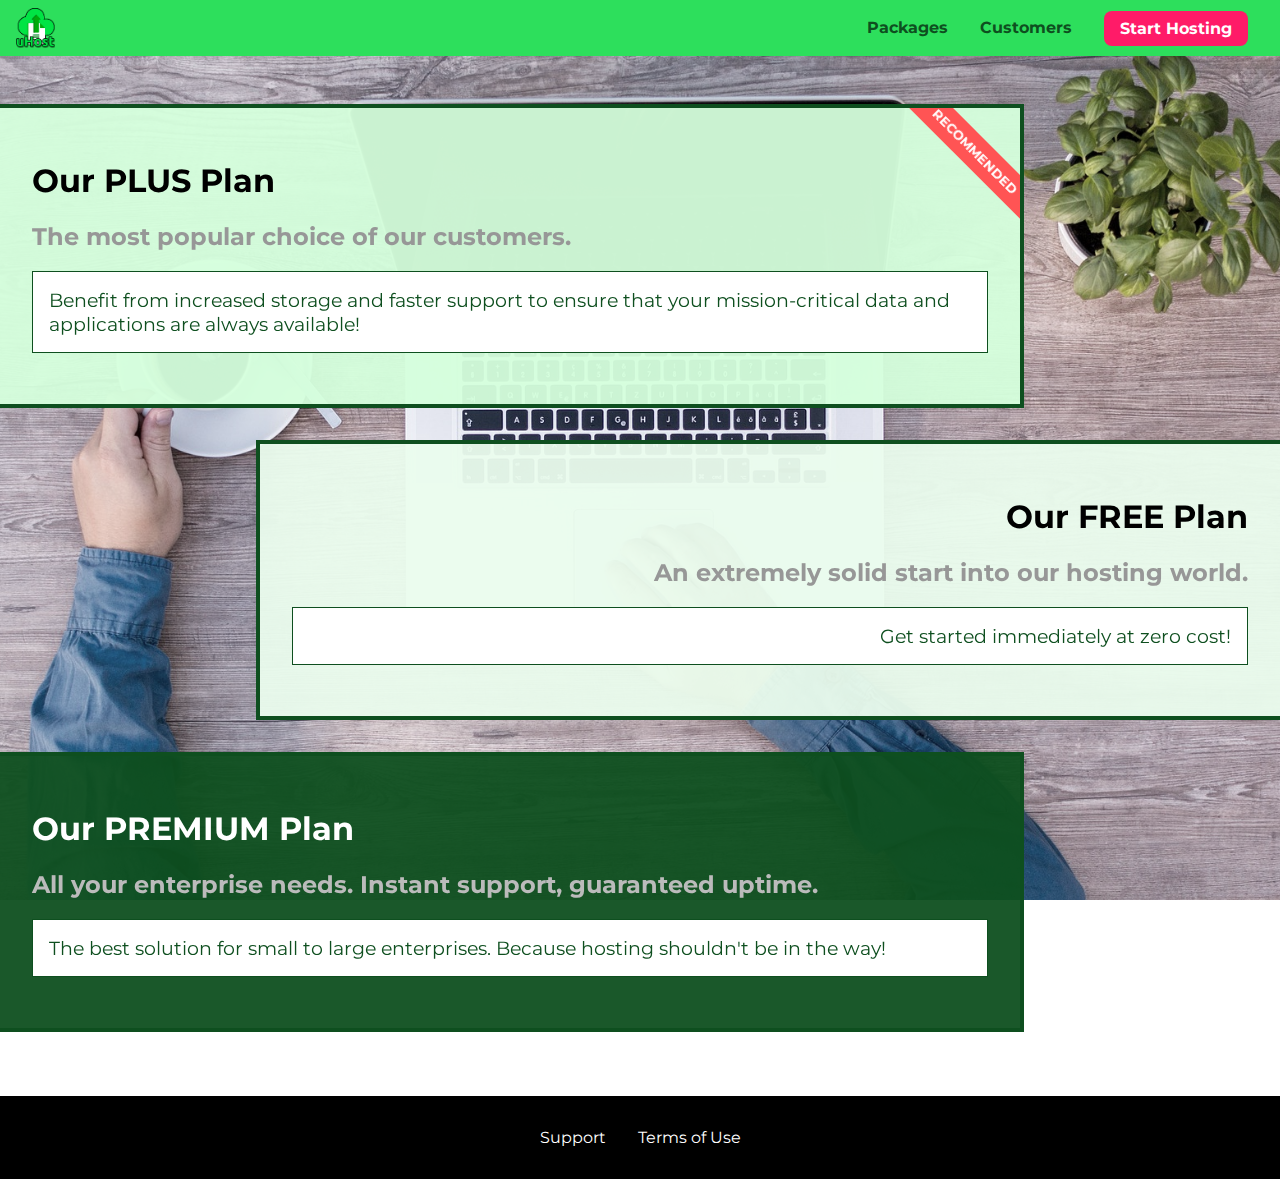
<file: CSSlearnring/packages/index.html>
<!DOCTYPE html>
<html lang="en">

<head>
    <meta charset="UTF-8">
    <meta http-equiv="X-UA-Compatible" content="ie=edge">
    <meta name="viewport" content="width=device-width, initial-scale=1.0">
    <title>uHost</title>
    <link rel="shortcut icon" href="../favicon.png">
    <link rel="stylesheet" href="../shared.css">
    <link rel="stylesheet" href="packages.css">
</head>

<body>
    <div class="backdrop"></div>
    <div class="background"></div>
    <header class="main-header">
        <div>
            <button class="toggle-button">
                <span class="toggle-button__bar"></span>
                <span class="toggle-button__bar"></span>
                <span class="toggle-button__bar"></span>
            </button>
            <a href="../index.html" class="main-header__brand">
                <img src="../images/uhost-icon.png" alt="uHost - Your favorite hosting company">
            </a>
        </div>
        <nav class="main-nav">
            <ul class="main-nav__items">
                <li class="main-nav__item">
                    <a href="index.html">Packages</a>
                </li>
                <li class="main-nav__item">
                    <a href="../customers/index.html">Customers</a>
                </li>
                <li class="main-nav__item main-nav__item--cta">
                    <a href="../start-hosting/index.html">Start Hosting</a>
                </li>
            </ul>
        </nav>
    </header>
    <nav class="mobile-nav">
        <ul class="mobile-nav__items">
            <li class="mobile-nav__item">
                <a href="index.html">Packages</a>
            </li>
            <li class="mobile-nav__item">
                <a href="../customers/index.html">Customers</a>
            </li>
            <li class="mobile-nav__item mobile-nav__item--cta">
                <a href="../start-hosting/index.html">Start Hosting</a>
            </li>
        </ul>
    </nav>
    <main>
        <section class="package" id="plus">
            <a href="#">
                <h1 class="package__title">Our PLUS Plan</h1>
                <h2 class="package__badge">RECOMMENDED</h2>
                <h2 class="package__subtitle">The most popular choice of our customers.</h2>
                <p class="package__info">Benefit from increased storage and faster support to ensure that your mission-critical data and applications
                    are always available!</p>
            </a>
        </section>
        <section class="package" id="free">
            <a href="#">
                <h1 class="package__title">Our FREE Plan</h1>
                <h2 class="package__subtitle">An extremely solid start into our hosting world.</h2>
                <p class="package__info">Get started immediately at zero cost!</p>
            </a>
        </section>
        <div class="clearfix"></div>
        <section class="package" id="premium">
            <a href="#">
                <h1 class="package__title">Our PREMIUM Plan</h1>
                <h2 class="package__subtitle">All your enterprise needs. Instant support, guaranteed uptime. </h2>
                <p class="package__info">The best solution for small to large enterprises. Because hosting shouldn't be in the way!</p>
            </a>
        </section>
    </main>
    <footer class="main-footer">
        <nav>
            <ul class="main-footer__links">
                <li class="main-footer__link">
                    <a href="#">Support</a>
                </li>
                <li class="main-footer__link">
                    <a href="#">Terms of Use</a>
                </li>
            </ul>
        </nav>
    </footer>
    <script src="../shared.js"></script>
</body>

</html>
</file>
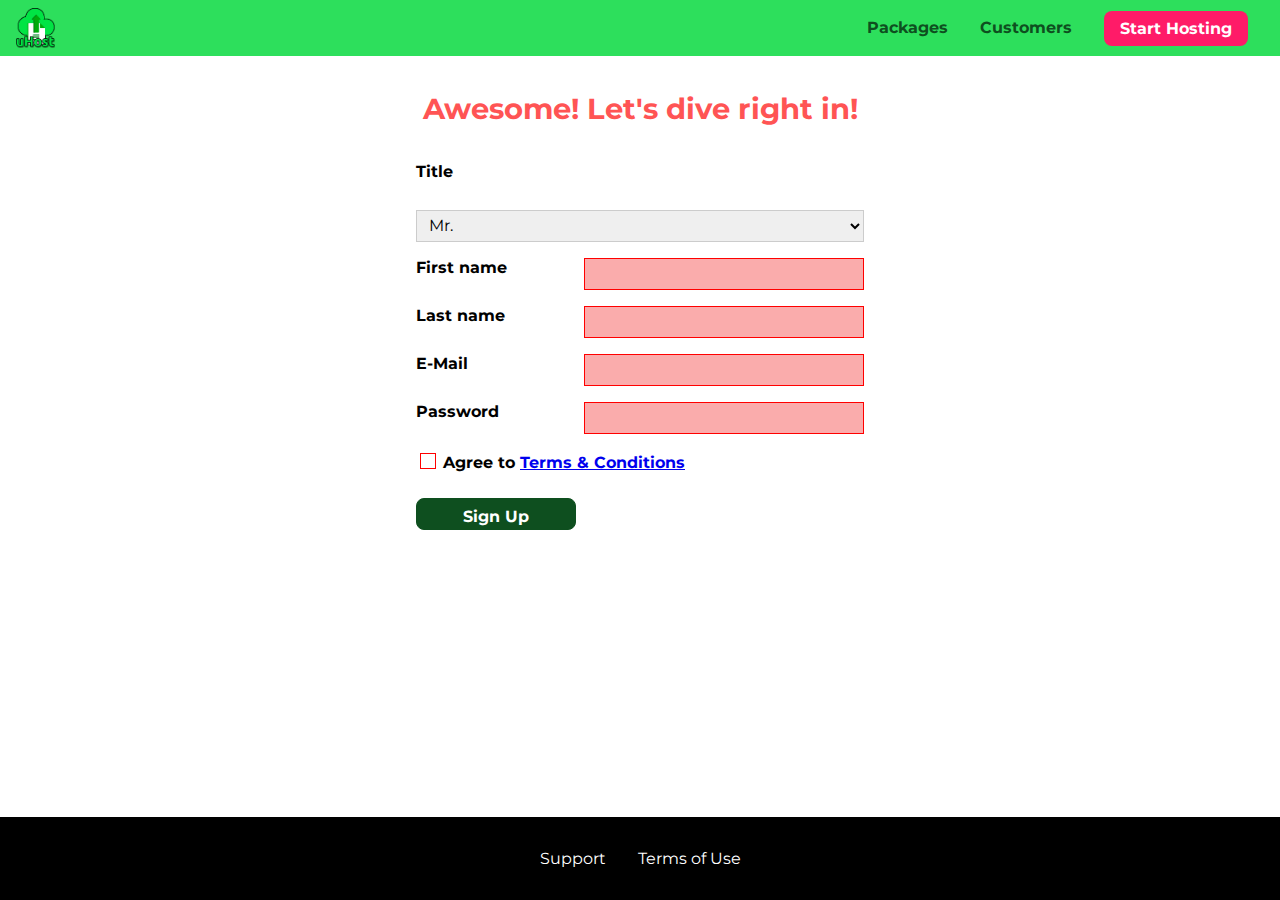
<file: CSSlearnring/start-hosting/index.html>
<!DOCTYPE html>
<html lang="en">

<head>
    <meta charset="UTF-8">
    <meta name="viewport" content="width=device-width, initial-scale=1.0">
    <meta http-equiv="X-UA-Compatible" content="ie=edge">
    <title>uHost Signup</title>
    <link rel="shortcut icon" href="../favicon.png">
    <link rel="stylesheet" href="../shared.css">
    <link rel="stylesheet" href="start-hosting.css">
</head>

<body>
    <div class="backdrop"></div>
    <header class="main-header">
        <div>
            <button class="toggle-button">
                <span class="toggle-button__bar"></span>
                <span class="toggle-button__bar"></span>
                <span class="toggle-button__bar"></span>
            </button>
            <a href="../index.html" class="main-header__brand">
                <img src="../images/uhost-icon.png" alt="uHost - Your favorite hosting company">
            </a>
        </div>
        <nav class="main-nav">
            <ul class="main-nav__items">
                <li class="main-nav__item">
                    <a href="../packages/index.html">Packages</a>
                </li>
                <li class="main-nav__item">
                    <a href="../customers/index.html">Customers</a>
                </li>
                <li class="main-nav__item main-nav__item--cta">
                    <a href="index.html">Start Hosting</a>
                </li>
            </ul>
        </nav>
    </header>
    <nav class="mobile-nav">
        <ul class="mobile-nav__items">
            <li class="mobile-nav__item">
                <a href="../packages/index.html">Packages</a>
            </li>
            <li class="mobile-nav__item">
                <a href="../customers/index.html">Customers</a>
            </li>
            <li class="mobile-nav__item mobile-nav__item--cta">
                <a href="index.html">Start Hosting</a>
            </li>
        </ul>
    </nav>
    <main class="signup-page">
        <h1 class="signup-title">Awesome! Let's dive right in!</h1>
        <form action="index.html" class="signup-form">
            <label for="title">Title</label>
            <select id="title">
                <option value="mr">Mr.</option>
                <option value="ms">Ms.</option>
            </select>
            <label for="first-name">First name</label>
            <input type="text" id="first-name" required>
            <label for="last-name">Last name</label>
            <input type="text" id="last-name" required>
            <label for="email">E-Mail</label>
            <input type="email" id="email" required>
            <label for="password">Password</label>
            <input type="password" id="password" required>
            <div class="signup-form__checkbox">
                <input type="checkbox" id="agree-terms" required>
                <label for="agree-terms">Agree to
                    <a href="#">Terms &amp; Conditions</a>
                </label>
            </div>
            <button type="submit" class="button">Sign Up</button>
        </form>
    </main>
    <footer class="main-footer">
        <nav>
            <ul class="main-footer__links">
                <li class="main-footer__link">
                    <a href="#">Support</a>
                </li>
                <li class="main-footer__link">
                    <a href="#">Terms of Use</a>
                </li>
            </ul>
        </nav>
    </footer>
    <script src="../shared.js"></script>
</body>

</html>
</file>
<file: basis.css>
@import url('https://fonts.googleapis.com/css?family=Roboto&display=swap');
@import url('https://fonts.googleapis.com/css?family=Anton&display=swap');
@import url('https://fonts.googleapis.com/css?family=Tomorrow:400,700&display=swap');
* {
  box-sizing: border-box;
}

:root {
  --dark-green: #0e4f1f;
  --highlighted-color: #ff1b68;
}

html {
  height: 100%;
}

body {
  font-family: "Tomorrow", sans-serif;
  margin: 0;
  padding-top: 3.5rem;
}

@supports (display: grid) { 
  body {
    margin: 0;
    display: grid;
    grid-template-rows: 3.5rem auto fit-content(8rem);
    grid-template-areas: "header"
                         "main"
                         "footer";
    padding-top: 0;
    height: 100%;
  }
}

main {
  /* grid-row: 2 / 3; */
  grid-area: main;
}

.backdrop {
  display: none;
  opacity: 0;
  transition: opacity 0.2s linear;
  position: fixed;
  height: 100vh;
  width: 100vw;
  background: rgba(0, 0, 0, 0.5);
  z-index: 100;
  left: 0;
  top: 0;
}

.main-header {
  background: #2ddf5c;
  padding: 0.5rem 1rem;
  position: fixed;
  left: 0;
  top: 0;
  width: 100%;
  z-index: 60;
  display: flex;
  align-items: center;
  justify-content: space-between;
}

.main-header__brand {
  color: var(--dark-green, #0e4f1f);
  text-decoration: none;
  font-weight: bold;
  vertical-align: middle;
  height: 2.5rem;
}

.main-header__brand img {
  height: 2.5rem;
}

.main-nav {
  display: none;
}

.main-nav__items {
  padding: 0;
  margin: 0;
  list-style: none;
  display: flex;
}

.main-nav__item {
  margin: 0px 1rem;
}

.main-nav__item a {
  color: var(--dark-green);
  text-decoration: none;
  font-weight: bold;
  padding: 0.2rem 0;
}

.main-nav__item--cta {
  animation: wiggle 400ms 3s 8;
}

.main-nav__item--cta a {
  color: white;
  background-color: var(--highlighted-color);
  padding: 0.5rem 1rem;
  border-radius: 8px;
}

.toggle-button {
  width: 3rem;
  background: transparent;
  border: none;
  cursor: pointer;
  padding-top: 0;
  padding-bottom: 0;
  vertical-align: middle;
}

.toggle-button:focus {
  outline: none;
}

.toggle-button__bar {
  width: 100%;
  height: 0.2rem;
  background: black;
  display: block;
  margin: 0.6rem 0;
}

.main-nav__item a:hover,
.main-nav__item a:active,
.mobile-nav__item a:hover,
.mobile-nav__item a:active  {
  color: white;
  border-bottom: 5px white solid;
}

.main-nav__item--cta a:hover,
.main-nav__item--cta a:active,
.mobile-nav__item--cta a:hover,
.mobile-nav__item--cta a:active {
  color: var(--highlighted-color);
  background-color: white;
  border: none;
}

@media (min-width:40rem) {
  .main-nav {
    display: flex; 
  }

  .toggle-button {
    display: none;
  }
}

.main-footer {
  background: black;
  padding: 2rem;
  margin-top: 3rem;
  /* grid-row: 3 / 4; */
  grid-area: footer;
}

.main-footer__links {
  list-style: none;
  margin: 0;
  padding: 0;
  display: flex;
  flex-direction: column;
  align-items: center;
}

.main-footer__link {
  margin: 0.5rem 0;
}

.main-footer__link a {
  color: white;
  text-decoration: none;
}

.main-footer__link a:hover,
.main-footer__link a:active {
  color: #ccc;
}

@media (min-width:40rem) {
  .main-footer__link {
    margin: 0 1rem;
  }

  .main-footer__links{
    flex-direction: row;
    justify-content: center;
  }
}

.mobile-nav {
  /* display: none; */
  transform: translateX(-100%);
  position: fixed;
  z-index: 101;
  top: 0;
  left: 0;
  background: white;
  width: 80%;
  height: 100vh;
  transition: transform 0.3s ease-out;
}

.mobile-nav__items {
  width: 90%;
  height: 100%;
  list-style: none;
  margin: 0 auto;
  padding: 0;
  display: flex;
  flex-direction: column;
  justify-content: center;
  align-items: center;
}

.mobile-nav__item {
  margin: 1rem 0;
}

.mobile-nav__item a {
  font-size: 1.5rem;
  color: var(--dark-green);
  text-decoration: none;
  font-weight: bold;
  padding: 0.2rem 0;
}

.mobile-nav__item--cta a{
  color: white;
  background-color: var(--highlighted-color);
  padding: 0.5rem 1rem;
  border-radius: 8px;
}

.button {
  color: white;
  background: var(--dark-green);
  font: inherit;
  padding: 0.5rem;
  border: 1.5px solid var(--dark-green);
  border-radius: 8px;
  font-weight: bold;
  cursor: pointer;
}

.button:hover,
.button:active {
  color: var(--dark-green);
  background: white;
}

.button:focus {
  outline: none;
}

.button[disabled] {
  cursor: not-allowed;
  background-color: #ccc;
  color: #b1b1b1;
  border-color: #b1b1b1;
}

.open {
    display: block !important;
    opacity: 1 !important;
    transform: translateY(0) !important;
}

@keyframes wiggle {
  0% {
    transform: rotateZ(0deg);
  }

  50%{
    transform: rotateZ(-10deg);
  }
  
  100% {
    transform: rotateZ(10deg);
  }
}
</file>
<file: main.css>
#product-overview {
  background: linear-gradient(to top, rgba(80, 68, 18, 0.6) 10%, transparent),
    url("images/freedom.jpg") center / cover no-repeat border-box,
    #ff1b68;
  /* background-image: url("image/freedom.jpg");
    background-position: left 10% bottom 20%;
    background-size: cover;
    background-repeat: no-repeat;
    background-origin: border-box;
    background-clip: border-box; */
  /* background-image: linear-gradient(to right top, rgb(3, 21, 46) 80%, transparent); */
  /* background-image: radial-gradient(ellipse farthest-corner at 20% 50%, red, blue 60%, green); */
  width: 100%;
  height: 33vh;
  position: relative;
  /* border: 5px dashed red; */
}

#product-overview h1 {
  color: white;
  font-family: "Anton", sans-serif;
  position: absolute;
  bottom: 5%;
  left: 3%;
}

@media (min-width: 40rem) and (min-height: 40rem){
  #product-overview {
    height: 40vh;
    background-position: 50% 25%
  }

  #product-overview h1 {
    font-size: 3rem;
  }
}

.section-title {
  color: #2ddf5c;
  text-align: center;
}

/* h1 {
    font-size: sans-serif;
} */

.plan {
  background-color: #d5ffdc;
  text-align: center;
  padding: 1rem;
  margin: 0.5rem 0;
  width: 100%;
}

.plan--highlighted {
  color: white;
  background: #19b84c;
}

.plan__title {
  color: #0e4f1f;
}

.plan--highlighted .plan__title {
  color: white;
}

.plan__price {
  color: #535353;
}

.plan--highlighted .plan__price {
  color: #0e4f1f;
}

.plan__annotation {
  color: #19b84c;
  background: white;
  padding: 0.5rem;
  box-shadow: 2px 2px 2px 2px rgba(0, 0, 0, 0.5);
  border-radius: 8px;
}

.plan__features {
  list-style: none;
  margin: 0;
  padding: 0;
}

.plan__feature {
  padding: 0.5rem 0;
}

@media (min-width:40rem) {
  .plan__list {
  width: 100%;
  display: flex;
  justify-content: center;
  align-items: center;
  } 

  .plan {
    width: 30%;
    min-width: 12.5rem;
    max-width: 25rem;
    display: flex;
    flex-direction: column;
    justify-content: space-between;
    height: 30rem;
  }

  .plan--highlighted{
  height: 32rem;
  z-index: 49;
  box-shadow: 2px 2px 2px 2px rgba(0, 0, 0, 0.5);
  }
}

#key-features {
  background: #ff1b68;
  margin-top: 5rem;
}

#key-features .section-title {
  color: white;
  padding: 1rem;
}

.key-feature__list {
  list-style: none;
  margin: 0;
  padding: 0;
  text-align: center;
}

.key-feature {
  display: block;
  width: 100%;
  padding: 1rem 0;
}

.key-feature__image {
  background: #ffcede;
  height: 128px;
  width: 128px;
  border: 2px solid #424242;
  border-radius: 50%;
  margin: auto;
  padding: 1.5rem;
}

.key-feature__description {
  color: white;
  text-align: center;
  font-size: 1.2rem;
  font-weight: bold;
}

@media (min-width:40rem) {
  .key-feature__list {
    display: flex;
    justify-content: center;
  }

  .key-feature {
  width: 30%; 
  max-width: 25rem; 
  }
}

.modal {
  position: fixed;
  display: none;
  opacity: 0;
  transform: translateY(-3rem);
  transition: opacity 200ms ease-out, transform 500ms ease-out;
  z-index: 200;
  top: 20%;
  left: 30%;
  width: 40%;
  background: white;
  padding: 1rem;
  border: 1px solid #ccc;
  box-shadow: 1px 1px 1px rgba(0, 0, 0, 0.5);
}

.modal__title {
  text-align: center;
  margin: 0 0 1rem 0;
}

.modal__actions {
  text-align: center;
}

.modal__action {
  border: 1px solid #0e4f1f;
  background: #0e4f1f;
  text-decoration: none;
  color: white;
  font: inherit;
  padding: 0.5rem 1rem;
  cursor: pointer;
}

.modal__action:hover,
.modal__action:active {
  background: #2ddf5c;
  border-color: #2ddf5c;
}

.modal__action--negative {
  background: red;
  border-color: red;
}

.modal__action--negative:hover,
.modal__action--negative:active {
  background: #ff5454;
  border-color: #ff5454;
}
</file>
<file: CSSlearnring/shared.css>
@import url('https://fonts.googleapis.com/css?family=Roboto:100,400,900');
@import url('https://fonts.googleapis.com/css?family=Anton');
@import url('https://fonts.googleapis.com/css?family=Montserrat:400,700');

* {
  box-sizing: border-box;
}

html {
  height: 100%;
}

body {
  font-family: "Montserrat", sans-serif;
  margin: 0;
  display: grid;
  grid-template-rows: 3.5rem auto fit-content(8rem);
  grid-template-areas: "header"
                       "main"
                       "footer";
  /* padding-top: 3.5rem; */
  height: 100%;
}

main {
  /* grid-row: 2 / 3; */
  grid-area: main;
}

.backdrop {
  display: none;
  position: fixed;
  opacity: 0;
  top: 0;
  left: 0;
  z-index: 100;
  width: 100vw;
  height: 100vh;
  background: rgba(0, 0, 0, 0.5);
  transition: opacity 0.2s linear;
}

.main-header {
  width: 100%;
  position: fixed;
  top: 0;
  left: 0;
  background: #2ddf5c;
  padding: 0.5rem 1rem;
  z-index: 60;
  display: flex;
  align-items: center;
  justify-content: space-between;
}

.toggle-button {
  width: 3rem;
  background: transparent;
  border: none;
  cursor: pointer;
  padding-top: 0;
  padding-bottom: 0;
  vertical-align: middle;
}

.toggle-button:focus {
  outline: none;
}

.toggle-button__bar {
  width: 100%;
  height: 0.2rem;
  background: black;
  display: block;
  margin: 0.6rem 0;
}

.main-header__brand {
  color: #0e4f1f;
  text-decoration: none;
  font-weight: bold;
  /* width: 20px; */
}

.main-header__brand img {
  height: 2.5rem;
  vertical-align: middle;
  /* width: 100%; */
}

.main-nav {
  display: none;
}

.main-nav__items {
  margin: 0;
  padding: 0;
  list-style: none;
  display: flex;
}

.main-nav__item {
  margin: 0 1rem;
}

.main-nav__item a,
.mobile-nav__item a {
  text-decoration: none;
  color: #0e4f1f;
  font-weight: bold;
  padding: 0.2rem 0;
}

.main-nav__item a:hover,
.main-nav__item a:active {
  color: white;
  border-bottom: 5px solid white;
}

.main-nav__item--cta {
  animation: wiggle 400ms 3s 8 ease-out none;
}

.main-nav__item--cta a,
.mobile-nav__item--cta a {
  color: white;
  background: #ff1b68;
  padding: 0.5rem 1rem;
  border-radius: 8px;
}

.main-nav__item--cta a:hover,
.main-nav__item--cta a:active,
.mobile-nav__item--cta a:hover,
.mobile-nav__item--cta a:active {
  color: #ff1b68;
  background: white;
  border: none;
}

@media (min-width: 40rem) {
  .toggle-button {
    display: none;
  }

  .main-nav {
    display: flex;
  }
}

.main-footer {
  background: black;
  padding: 2rem;
  margin-top: 3rem;
  /* grid-row: 3 / 4; */
  grid-area: footer;
}

.main-footer__links {
  list-style: none;
  margin: 0;
  padding: 0;
  display: flex;
  flex-direction: column;
  align-items: center;
}

.main-footer__link {
  margin: 0.5rem 0;
}

.main-footer__link a {
  color: white;
  text-decoration: none;
}

.main-footer__link a:hover,
.main-footer__link a:active {
  color: #ccc;
}

.mobile-nav {
  transform: translateX(-100%);
  position: fixed;
  z-index: 101;
  top: 0;
  left: 0;
  background: white;
  width: 80%;
  height: 100vh;
  transition: transform 300ms ease-out;
}

.mobile-nav__items {
  width: 90%;
  height: 100%;
  list-style: none;
  margin: 0 auto;
  padding: 0;
  display: flex;
  flex-direction: column;
  justify-content: center;
  align-items: center;
}

.mobile-nav__item {
  margin: 1rem 0;
}

.mobile-nav__item a {
  font-size: 1.5rem;
}

.button {
  background: #0e4f1f;
  color: white;
  font: inherit;
  border: 1.5px solid #0e4f1f;
  padding: 0.5rem;
  border-radius: 8px;
  font-weight: bold;
  cursor: pointer;
}

.button:hover,
.button:active {
  background: white;
  color: #0e4f1f;
}

.button:focus {
  outline: none;
}

.button[disabled] {
  cursor: not-allowed;
  border: #a1a1a1;
  background: #ccc;
  color: #a1a1a1;
} 

.open {
    display: block !important;
    opacity: 1 !important;
    transform: translateY(0) !important;
}

@media (min-width: 40rem) {
  .main-footer__link {
    margin: 0 1rem;
  }

  .main-footer__links {
    flex-direction: row;
    justify-content: center;
  }
}

@keyframes wiggle {
  0% {
    transform: rotateZ(0);
  }
  50% {
    transform: rotateZ(-10deg);
  }
  100% {
    transform: rotateZ(10deg);
  }
}
</file>
<file: CSSlearnring/main.css>
#product-overview {
  background: linear-gradient(to top, rgba(80, 68, 18, 0.6) 10%, transparent),
    url("images/freedom.jpg") center/cover no-repeat border-box,
    #ff1b68;
  /* background-image: url("freedom.jpg");
    background-size: cover;
    background-position: left 10% bottom 20%; */
  /* background-repeat: no-repeat;
    background-origin: border-box;
    background-clip: border-box; */
  /* background-image: linear-gradient(180deg, red 70%, blue 60%, rgba(0,0,0,0.5)); */
  /* background-image: radial-gradient(ellipse farthest-corner at 20% 50%, red, blue 70%, green); */
  width: 100vw;
  height: 33vh;
  /* border: 5px dashed red; */
  position: relative;
}

#product-overview h1 {
  color: white;
  font-family: "Anton", sans-serif;
  position: absolute;
  bottom: 5%;
  left: 3%;
  font-size: 1.6rem;
}

@media (min-width: 40rem) and (min-height: 40rem) {
  #product-overview {
    height: 40vh;
    background-position: 50% 25%;
  }

  #product-overview h1 {
    font-size: 3rem;
  }
}

.section-title {
  color: #2ddf5c;
  text-align: center;
}

.plan {
  background: #d5ffdc;
  text-align: center;
  padding: 1rem;
  margin: 0.5rem 0;
  width: 100%;
}

.plan--highlighted {
  background: #19b84c;
  color: white;
}

.plan__annotation {
  background: white;
  color: #19b84c;
  padding: 0.5rem;
  box-shadow: 2px 2px 2px 2px rgba(0, 0, 0, 0.5);
  border-radius: 8px;
}

.plan__title {
  color: #0e4f1f;
}

.plan__price {
  color: #858585;
}

.plan--highlighted .plan__title {
  color: white;
}

.plan--highlighted .plan__price {
  color: #0e4f1f;
}

.plan__features {
  list-style: none;
  margin: 0;
  padding: 0;
}

.plan__feature {
  margin: 0.5rem 0;
}

@media (min-width: 40rem) {
  .plan__list { 
    width: 100%;
    display: flex;
    justify-content: center;
    align-items: center;
  }

  .plan {
    width: 30%;
    min-width: 13rem;
    max-width: 25rem;
    display: flex;
    flex-direction: column;
    justify-content: space-between;
    height: 28rem;
  }

  .plan--highlighted {
    box-shadow: 2px 2px 2px 2px rgba(0, 0, 0, 0.5);
    height: 30rem;
    z-index: 50;
  }
}

#key-features {
  background: #ff1b68;
  margin-top: 5rem;
  padding: 1rem;
}

#key-features .section-title {
  color: white;
  margin: 2rem;
}

.key-feature__list {
  list-style: none;
  margin: 0;
  padding: 0;
  text-align: center;
}

.key-feature__image {
  background: #ffcede;
  width: 128px;
  height: 128px;
  border: 2px solid #424242;
  border-radius: 50%;
  margin: auto;
  padding: 1.5rem;
}

.key-feature__description {
  text-align: center;
  font-weight: bold;
  color: white;
  font-size: 1.2rem;
}

@media (min-width: 40rem) {
  .key-feature {
    width: 30%;
    max-width: 25rem;
  }

  .key-feature__list {
    display: flex;
    justify-content: center;
  }
}

/* h1 {
    font-family: sans-serif;
} */

.modal {
  position: fixed;
  opacity: 0;
  transform: translateY(-3rem);
  transition: opacity 200ms ease-out, transform 500ms cubic-bezier(0.55, 0.055, 0.675, 0.19);
  z-index: 200;
  top: 20%;
  left: 30%;
  width: 40%;
  background: white;
  padding: 1rem;
  border: 1px solid #ccc;
  box-shadow: 1px 1px 1px rgba(0, 0, 0, 0.5);
}

.modal__title {
  text-align: center;
  margin: 0 0 1rem 0;
}

.modal__actions {
  text-align: center;
}

.modal__action {
  border: 1px solid #0e4f1f;
  background: #0e4f1f;
  text-decoration: none;
  color: white;
  font: inherit;
  padding: 0.5rem 1rem;
  cursor: pointer;
}

.modal__action:hover,
.modal__action:active {
  background: #2ddf5c;
  border-color: #2ddf5c;
}

.modal__action--negative {
  background: red;
  border-color: red;
}

.modal__action--negative:hover,
.modal__action--negative:active {
  background: #ff5454;
  border-color: #ff5454;
}
</file>
<file: customers/customers.css>
.testimonial {
  font-size: 1.2rem;
  margin: 3rem 0;
  max-width: 1500px;
}

.testimonial__list {
  width: 80%;
  margin: auto;
}

.testimonial:first-of-type {
  margin-top: 6rem;
}

.testimonial__image-container {
  width: 60%;
  max-width: 40rem;
  box-shadow: 3px 3px 5px 3px rgba(0, 0, 0, 0.3);
  transform: skewX(20deg);
  overflow: hidden;
}

.testimonial__image {
  width: 100%;
  vertical-align: top;
  transform: skewX(-20deg) scale(1.3);
}

.testimonial__info {
  text-align: right;
  padding: 0.9rem;
}

#customer-1:hover .testimonial__image-container {
  animation: customs__flip 1.5s ease-out;
}

#customer-2.testimonial {
  text-align: right;
}

#customer-2 .testimonial__info {
  text-align: left;
}

.testimonial__name {
  margin: 0.2rem;
  color: #ff5454;
  font-size: 2rem;
}

.testimonial__subtitle {
  margin: 0;
  font-size: 1.1rem;
  color: #ccc;
}

.testimonial__subtitle a {
  color: inherit;
  text-decoration: none;
}

.testimonial__subtitle a:hover,
.testimonial__subtitle a:active {
  color: #7a7a7a;
}

.testimonial__text {
  margin: 0.2rem;
}

@media (min-width: 40rem) {
  .testimonial {
    margin: 3rem auto;
    max-width: 1500px;
    display: flex;
    align-items: center;
    justify-content: space-around;
  }

  .testimonial__image-container {
    width: 66%;
  }

  .testimonial__info {
    width: 30%;
  }
}

@keyframes customs__flip{
  0% {
    transform: rotateY(0) skew(20deg);
  }

  50% {
    transform: rotateY(160deg) skew(20deg);
  }

  100% {
    transform: rotateY(360deg) skew(20deg);
  }
}
</file>
<file: packages/packages.css>
main {
  padding-top: 2rem;
  margin: 3rem auto;
}

.background {
  background: url(../images/plans-background.jpg) center/cover;
  filter: grayscale(40%);
  position: fixed;
  width: 100vw;
  height: 100vh;
  z-index: -1;
}

.packages {
  width: 80%;
  margin: 1rem 0;
  border: 4px solid #0e4f1f;
  border-left: none;
  position: relative;
  overflow: hidden;
}

.packages:hover,
.packages:active {
  box-shadow: 2px 2px 4px rgba(0, 0, 0, 0.5);
  border-color: #ff5454;
  animation: move_packages 1s forwards ease-out ;
}


.packages a {
  text-decoration: none;
  color: inherit;
  padding: 2rem;
  display: block;
}

.packages__badge {
  position: absolute;
  right: 0;
  top: 0;
  background: #ff5454;
  color: white;
  font-size: 0.75rem;
  padding: 0.5rem;
  transform: rotateZ(45deg) translateX(4rem) translateY(-1rem);
  transform-origin: center;
  width: 15rem;
  text-align: center;
}

.packages__subtitle {
  color: #979797;
}

.packages__info {
  background: white;
  color: #0e4f1f;
  padding: 1rem;
  border: 1px solid #0e4f1f;
  font-size: 1.2rem;
  /*font: 700 1.2rem "Roboto", sans-serif;*/
  /*font-style font-variant font-weight font-size/line-height font-family*/
}

.clear-float {
  clear: both;
}

#plus {
  background: rgba(213, 255, 220, 0.95);
}

#free {
  background: rgba(234, 252, 237, 0.95);
  float: right;
  border-left: 4px solid #0e4f1f;
  border-right: none;
  text-align: right;
}


#free:hover,
#free:active {
  box-shadow: 2px 2px 4px rgba(0, 0, 0, 0.5);
  border-color: #ff5454; 
}

#premium {
  background: rgba(14, 79, 31, 0.95);
}

#premium .packages__title {
  color: white;
}

#premium .packages__subtitle {
  color: #bbb;
}

@media (min-width: 1350px) {
  main {
    max-width: 1500px;
  }
  .packages {
    border-left: 4px solid #0e4f1f;
  }
  
  #free { 
    border-right: 4px solid #0e4f1f;
  } 
}

@keyframes move_packages {
  0% {
    transform: translateY(0);
  }

  33% {
    transform: translateY(-1.5rem);
  }

  100% {
    transform: translateY(-1rem);
  }
}
</file>
<file: start-hosting/start-hosting.css>
.signup-page {
  margin-top: 4rem;
}

.signup-title {
  color: #ff5454;
  text-align: center;
}

.signup-form {
  padding: 1rem;
  display: grid;
  grid-auto-rows: 2rem;
  grid-row-gap: 0.5rem;
}

.signup-form label {
  font-weight: bold;
}

.signup-form label,
.signup-form select,
.signup-form input {
  display: block;
  width: 100%;
}

.signup-form select,
.signup-form input:not([type="checkbox"]) {
  padding: 0.2rem 0.5rem;
  border: 1px solid #ccc;
  font: inherit;
}

.signup-form select:focus,
.signup-form input:focus {
  outline: none;
  border-color: #2ddf5c;
  background-color: #d8f3df;
}

.signup-form :invalid {
  background: #ffb6b6;
  border-color: red !important;
}

/* .signup-form input[type="checkbox"] */
.signup-form input[id*="terms"],
.signup-form input[id*="terms"] + label {
  display: inline-block;
  width: auto;
  vertical-align: bottom;
}

.signup-form input[type="checkbox"] {
  -webkit-appearance: none;
  -moz-appearance: none;
  appearance: none;
  border: solid 1px #ccc;
  background: white;
  width: 1rem;
  height: 1rem;
}

.signup-form input[type="checkbox"]:checked {
  background: #2ddf5c;
  border-color: #0e4f1f;
}

.signup-form button[type="submit"] {
  display: block;
}

@media (min-width:40rem) {
  .signup-form {
    max-width: 30rem;
    margin: auto;
    grid-template-columns: 10rem auto;
    grid-column-gap: 0.5rem;
    grid-row-gap: 1rem;
  }
  
  .signup-form [id="title"] {
    grid-column: span 2;
  }

  .signup-form__checkbox {
    grid-column: span 2;
  }

}
</file>
<file: CSSlearnring/customers/customers.css>
main {
  padding-top: 2.5rem;
}

.testimonial {
    font-size: 1.2rem;
  }
  
  /*.testimonial__list {
    width: 80%;
    margin: auto;
  }*/

  .testimonial__image-container {
    width: 60%;
    max-width: 40rem;
    box-shadow: 3px 3px 5px 3px rgba(0,0,0,0.3);
    transform: skew(20deg);
    overflow: hidden;
  }

  #customer-1:hover .testimonial__image-container {
    animation: flip-customer 1s ease-out forwards;
  }

  .testimonial__image {
    width: 100%;
    vertical-align: top;
    transform: skew(-20deg) scale(1.4);
  }
  
  .testimonial__info {
    text-align: right;
    padding: 0.9rem;
  }
  
  #customer-2.testimonial {
    text-align: right;
  }
  
  #customer-2 .testimonial__info {
    text-align: left;
  }
  
  .testimonial__name {
    margin: 0.2rem;
    color: #ff5454;
    font-size: 2rem;
  }
  
  .testimonial__subtitle {
    margin: 0;
    font-size: 1.1rem;
    color: #ccc;
  }
  
  .testimonial__subtitle a {
    color: inherit;
    text-decoration: none;
  }
  
  .testimonial__subtitle a:hover,
  .testimonial__subtitle a:active {
    color: #7a7a7a;
  }

  .testimonial__text {
    margin: 0.2rem;
  }

  @media (min-width: 40rem) {
    .testimonial {
      margin: 3rem auto;
      max-width: 1500px;
      display: flex;
      align-items: center;
      justify-content: space-around;
    }

    .testimonial__image-container {
      width: 66%;
    }

    .testimonial__info {
      width: 30%;
    }
  }

  @keyframes flip-customer {
    0% {
      transform: rotateY(0) skew(20deg);
    }
    50% {
      transform: rotateY(160deg) skew(20deg);
    }
    100% {
      transform: rotateY(360deg) skew(20deg);
    }
  }
</file>
<file: CSSlearnring/packages/packages.css>
@font-face {
    font-family: "AnonymousPro";
    src: url("anonymousPro-Regular.ttf") format("truetype");
}

@font-face {
    font-family: "AnonymousPro";
    src: url("anonymousPro-Bold.ttf");
    font-weight: 700;
}

main {
    padding-top: 2rem;
}

.background {
    background: url("../images/plans-background.jpg") center/cover;
    filter: grayscale(40%);
    width: 100vw;
    height: 100vh;
    position: fixed;
    z-index: -1;
}

.package {
    width: 80%;
    margin: 1rem 0;
    border: 4px solid #0e4f1f;
    border-left: none;
    position: relative;
    overflow: hidden;
}

.package:hover,
.package:active {
    box-shadow: 2px 2px 4px rgba(0,0,0,0.5);
    border-color: #ff5454;
    /* border-color: #ff5454 !important; */
    animation: push-up 1s ease-out forwards;
}

.package a {
    text-decoration: none;
    color: inherit;
    display: block;
    padding: 2rem;
}

.package__badge {
    position: absolute;
    top: 0;
    right: 0;
    margin: 0;
    font-size: 0.8rem;
    color: white;
    background: #ff5454;
    padding: 0.5rem;
    transform: rotate(45deg) translate(3.5rem, -1rem);
    transform-origin: center;
    width: 12rem;
    text-align: center;
}

.package__subtitle {
    color: #979797;
}

.package__info {
    padding: 1rem;
    border: 1px solid #0e4f1f;
    color: #0e4f1f;
    background: white;
    font-size: 1.2rem;
    /* font-style font-variant font-weight font-size/line-height font-family*/
}

.clearfix {
    clear: both;
}

#plus {
    background: rgba(213, 255, 220, 0.95);
}

#free {
    background: rgba(234, 252, 237, 0.95);
    float: right;
    border-right: none;
    border-left: 4px solid #0e4f1f;
    text-align: right;
}

#free:hover,
#free:active {
    border-left-color: #ff5454;
}

#premium {
    background: rgba(14, 79, 31, 0.95);
}

#premium .package__title {
    color: white;
}

#premium .package__subtitle {
    color: #bbb;
}

@media (min-width: 40rem) {
    main {
      max-width: 1500px;
      margin-left: auto;
      margin-right: auto;
    }
}

@media (min-width: 1500px) {
    .package {
      border-left: 4px solid #0e4f1f;
    }

    #free {
      border-right: 4px solid #0e4f1f;
    }

    #free:hover,
    #free:active {
      border-right-color: #ff5454;
    }
}

@keyframes push-up {
    0% {
        transform: translateY(0);
    }

    33% {
        transform: translateY(-1.5rem);
    }
    
    100% {
        transform: translateY(-1rem);
    }
}
</file>
<file: CSSlearnring/start-hosting/start-hosting.css>
main {
    padding-top: 1rem;
}

.signup-title {
    text-align: center;
    font-size: 1.8rem;
    color: #ff5454;
}

.signup-form {
    padding: 1rem;
    display: grid;
    grid-auto-rows: 2rem;
    grid-row-gap: 0.5rem;
}

.signup-form label {
    font-weight: bold;
}

.signup-form label,
.signup-form input,
.signup-form select {
    display: block;
    width: 100%;
}

/* .signup-form input[type="checkbox"] */
.signup-form input[id*="terms"],
.signup-form input[id*="terms"] + label {
    display: inline-block;
    width: auto;
    vertical-align: bottom;
}

.signup-form input:not([type="checkbox"]),
.signup-form select {
    border: 1px solid #ccc;
    padding: 0.2rem 0.5rem;
    font: inherit;
}

.signup-form input:focus,
.signup-form select:focus {
    outline: none;
    background: #d8f3df;
    border-color: #2ddf5c;
}

.signup-form input[type="checkbox"] {
    border: 1px solid #ccc;
    background: white;
    width: 1rem;
    height: 1rem;
    -webkit-appearance: none;
    -moz-appearance: none;
    appearance: none;
}

.signup-form input[type="checkbox"]:checked {
    background: #2ddf5c;
    border: #0e4f1f;
}

.signup-form input.invalid,
.signup-form select.invalid,
.signup-form :invalid {
    border-color: red !important;
    background: #faacac;
}

.signup-form button[type="submit"] {
    display: block;
}

@media (min-width: 40rem) {
    .signup-form {
        margin: auto;
        width: 30rem;
        grid-template-columns: 10rem auto;
        grid-row-gap: 1rem;
        grid-column-gap: 0.5rem;
    }

    .signup-form [id="title"] {
        grid-column: span 2;
    }

    .signup-form__checkbox {
        grid-column: span 2;
    }
}
</file>
